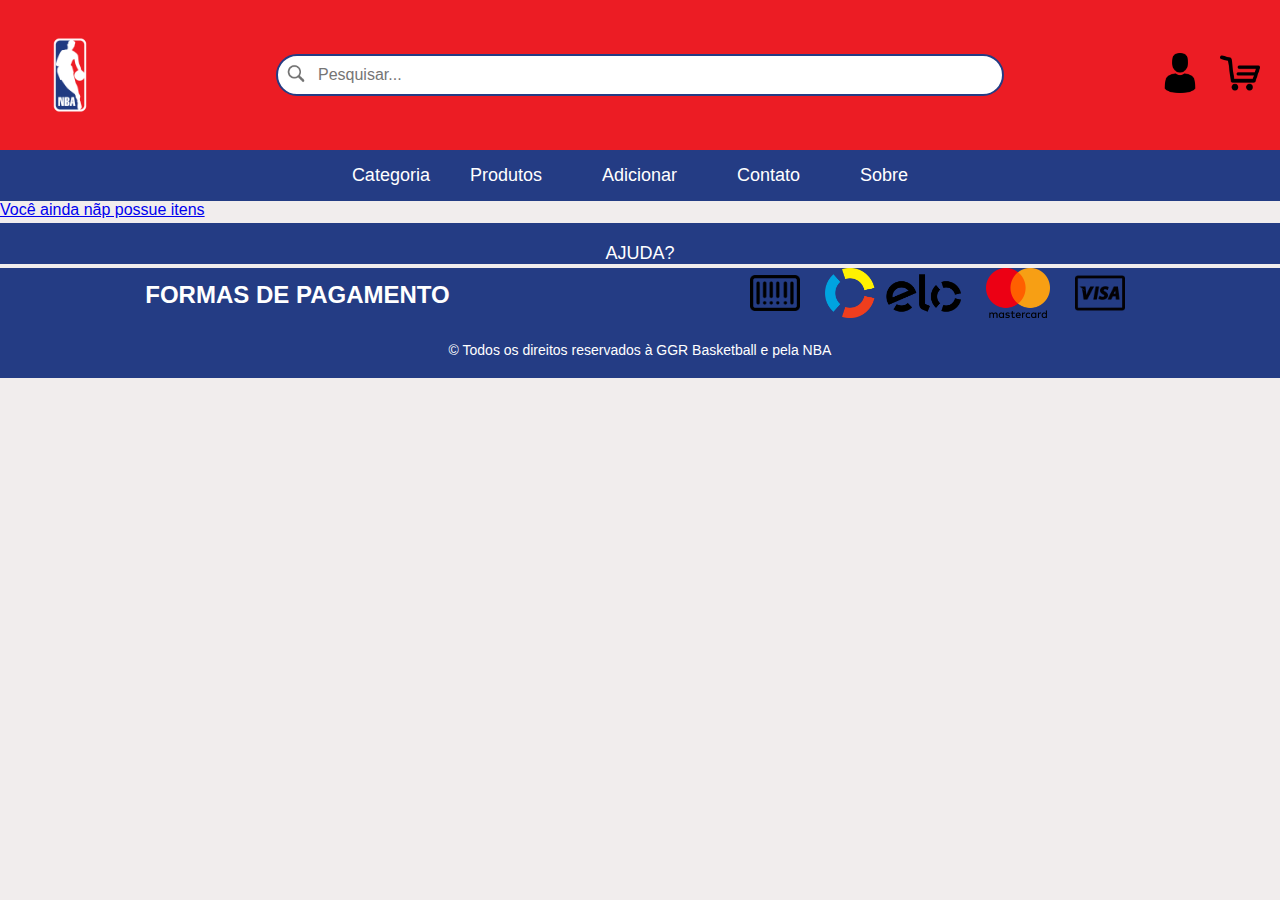
<file: adicionar.html>
<!DOCTYPE html>
<html lang="pt-BR">
<head>
    <meta charset="UTF-8">
    <meta name="viewport" content="width=device-width, initial-scale=1.0">
    <title>Adicionar Produto</title>
    <link rel="stylesheet" href="src/css/adicionar.css">
    <link rel="shortcut icon" href="public/favicon.ico" type="image/x-icon" />
    <link rel="stylesheet" href="https://cdnjs.cloudflare.com/ajax/libs/font-awesome/6.0.0-beta3/css/all.min.css">
    <style>
        .product-list {
            display: flex;
            flex-wrap: wrap;
            justify-content: space-around;
        }
        .product-item {
            border: 1px solid #ddd;
            border-radius: 4px;
            margin: 10px;
            padding: 20px;
            width: 200px;
            text-align: center;
        }
        .product-item img {
            max-width: 100%;
            height: auto;
        }
    </style>

</head>
<body>
    <header>
        <img id="img1" src="public/imgs/ggr.png" alt="Logo" />
        <div class="search-container">
            <form action="/search" method="GET">
                <input type="text" placeholder="Pesquisar..." name="search" />
                <button type="submit">
                    <img src="public/imgs/lupa.png" alt="Search Icon" class="search-icon" />
                </button>
            </form>
        </div>
        <div class="container">
            <div class="header-icons">
                <a href="login.html"><img src="public/imgs/login.png" alt="Login Icon" class="header-icon" /></a>
                <a href="carrinho.php"><img src="public/imgs/carrinho.png" alt="Cart Icon" class="header-icon" /></a>
            </div>
        </div>
    </header>
    <nav>
        
        <div class="inter-hb">
            <button class="button-hb dropdown">
              <span class="span-hb">Categoria</span>

              <!-- dropdown  -->
              <ul class="dropdown_menu dropdown_menu-1">
                <!-- itens do dropdown  -->
                <li class="dropdown_item-1 dd-input">
                  <a href="index4.php">Moletom</a>
                </li>
                <!-- <li class="dropdown_item-2 dd-input">
                  <a href="redacoes/2BII/#">2BII</a>
                </li> -->
                <li class="dropdown_item-3 dd-input">
                  <a href="index3.php">Camiseta</a>
                </li>
                <li class="dropdown_item-4 dd-input">
                  <a href="index1.php">Bolas</a>
                </li>
                <li class="dropdown_item-5 dd-input">
                  <a href="index2.php">Boné</a>
                </li>
              </ul>
            </button>
          </div>


        <a href="index.php">Produtos</a>
        <a href="adicionar.html">Adicionar</a>
        <a href="contato.html">Contato</a>
        <a href="sobre.html">Sobre</a>
    </nav>
    <section>
        <a href="cadastro-itens.html">Você ainda nãp possue itens</a>
        <div id="content-placeholder"></div>

    </main>
    <script>
        function mostrarProdutos() {
            const listaProdutos = document.getElementById('product-list');
            listaProdutos.innerHTML = ''; // Limpar lista atual

            // Recuperar produtos do localStorage
            const produtos = JSON.parse(localStorage.getItem('produtos') || '[]');

            // Exibir cada produto
            produtos.forEach(produto => {
                const item = document.createElement('div');
                item.className = 'product-item';
                item.innerHTML = `
                    <img src="${produto.imagem}" alt="${produto.nome}">
                    <h3>${produto.nome}</h3>
                    <p>${produto.descricao}</p>
                    <p><strong>R$ ${produto.preco}</strong></p>
                `;
                listaProdutos.appendChild(item);
            });
        }

        // Chamar a função para mostrar produtos quando a página for carregada
        document.addEventListener('DOMContentLoaded', mostrarProdutos);
    </script>
    </section>
    <footer>
        <a href="ajuda.html" class="help-link">AJUDA?</a>
        <div class="footer-content">
            <h2>FORMAS DE PAGAMENTO</h2>
            <div class="payment-methods">
                <img src="public/imgs/boleto.png" alt="Boleto" />
                <img src="public/imgs/elo.png" alt="Elo" />
                <img src="public/imgs/mastercard.png" alt="Mastercard" />
                <img src="public/imgs/visa.png" alt="Visa" />
            </div>
        </div>
        <div class="footer-bottom">
            <p>&copy; Todos os direitos reservados à GGR Basketball e pela NBA</p>
        </div>
    </footer>

</body>
</html>
</file>
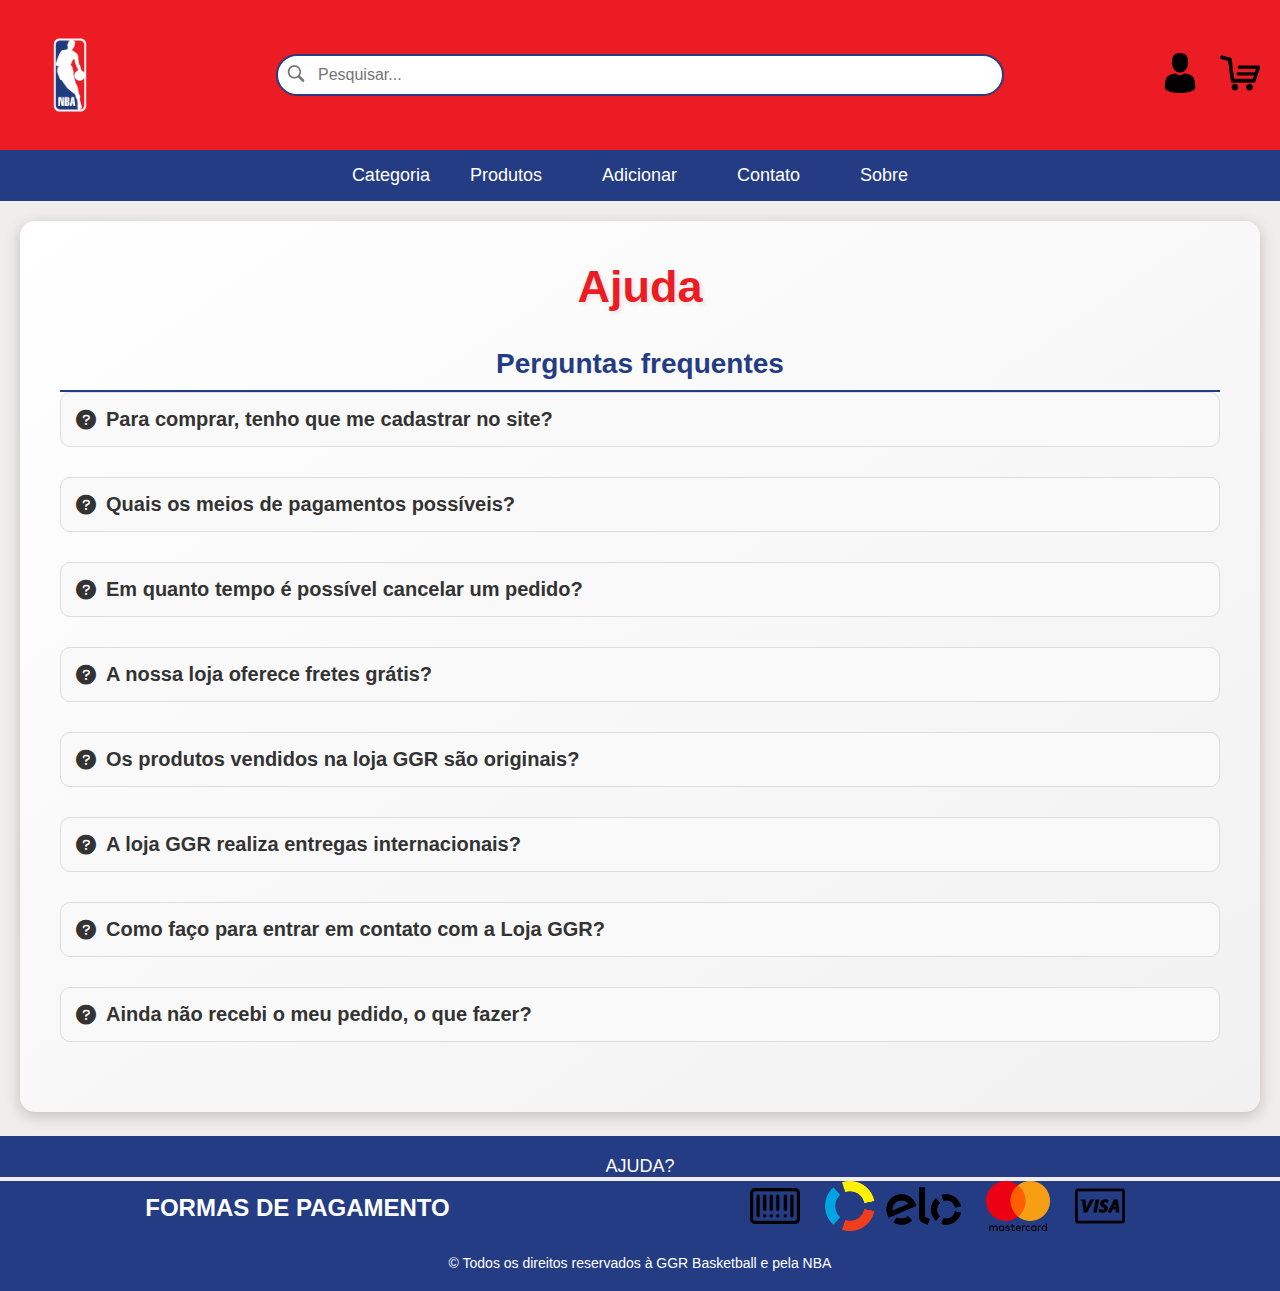
<file: ajuda.html>
<!DOCTYPE html>
<html lang="pt-BR">
<head>
    <meta charset="UTF-8">
    <meta name="viewport" content="width=device-width, initial-scale=1.0">
    <title>Página de Ajuda</title>
    <link rel="stylesheet" href="src/css/ajuda.css">
    <link rel="shortcut icon" href="public/favicon.ico" type="image/x-icon" />
    <link rel="stylesheet" href="https://cdnjs.cloudflare.com/ajax/libs/font-awesome/6.0.0-beta3/css/all.min.css">
</head>
<body>
    <header>
        <img id="img1" src="public/imgs/ggr.png" alt="Logo" />
        <div class="search-container">
          <form action="/search" method="GET">
            <input type="text" placeholder="Pesquisar..." name="search" />
            <button type="submit">
              <img src="public/imgs/lupa.png" alt="Search Icon" class="search-icon" />
            </button>
          </form>
        </div>
        <div class="container">
          <div class="header-icons">
            <a href="login.html"><img src="public/imgs/login.png" alt="Login Icon" class="header-icon" /></a>
            <a href="carrinho.php"><img src="public/imgs/carrinho.png" alt="Cart Icon" class="header-icon" /></a>
          </div>
        </div>
    </header>
    <nav>
        <div class="inter-hb">
            <button class="button-hb dropdown">
              <span class="span-hb">Categoria</span>

              <!-- dropdown  -->
              <ul class="dropdown_menu dropdown_menu-1">
                <!-- itens do dropdown  -->
                <li class="dropdown_item-1 dd-input">
                  <a href="redacoes/2AII/2AII.html">2AII</a>
                </li>
                <!-- <li class="dropdown_item-2 dd-input">
                  <a href="redacoes/2BII/#">2BII</a>
                </li> -->
                <li class="dropdown_item-3 dd-input">
                  <a href="sobre.html">2AA</a>
                </li>
                <li class="dropdown_item-4 dd-input">
                  <a href="sobre.html">2BA</a>
                </li>
                <li class="dropdown_item-5 dd-input">
                  <a href="sobre.html">2AB</a>
                </li>
              </ul>
            </button>
          </div>
          
        <a href="index.php">Produtos</a>
        <a href="adicionar.html">Adicionar</a>
        <a href="contato.html">Contato</a>
        <a href="sobre.html">Sobre</a>
    </nav>
    <section>
        <div class="ajuda">
            <h1>Ajuda</h1>
            <h2>Perguntas frequentes</h2>

            <div class="faq-item">
                <div class="question" onclick="toggleAnswer(this)">
                    <i class="fas fa-question-circle"></i> Para comprar, tenho que me cadastrar no site?
                </div>
                <div class="answer">Sim, é fundamental. Ter um cadastro em nossa loja permite que você faça os próximos pedidos de forma mais rápida e facilita o acompanhamento de suas compras on-line.</div>
            </div>
        
            <div class="faq-item">
                <div class="question" onclick="toggleAnswer(this)">
                    <i class="fas fa-question-circle"></i> Quais os meios de pagamentos possíveis?
                </div>
                <div class="answer">Você pode efetuar o pagamento das suas compras de duas maneiras:
                    <br><br>
                    Boleto Bancário: No boleto, você efetua o pagamento à vista. Imprima o documento e efetue o pagamento em qualquer agência bancária, Casa Lotérica ou pelo internet banking. Nós seremos notificados em até 72 horas, liberando então o seu pedido.
                    <br><br>
                    Cartão de Crédito: Optando pelo pagamento por cartão de crédito (Mastercard, Visa e Elo), entraremos em contato com sua administradora para obter autorização. Em seguida, seu pedido já estará confirmado e aprovado.
                </div>
            </div>
        
            <div class="faq-item">
                <div class="question" onclick="toggleAnswer(this)">
                    <i class="fas fa-question-circle"></i> Em quanto tempo é possível cancelar um pedido?
                </div>
                <div class="answer">O prazo para cancelar sua compra é de até 7 dias corridos após o recebimento do pedido.</div>
            </div>

            <div class="faq-item">
                <div class="question" onclick="toggleAnswer(this)">
                    <i class="fas fa-question-circle"></i> A nossa loja oferece fretes grátis?
                </div>
                <div class="answer">Sim, a nossa loja oferece fretes grátis para alguns produtos.</div>
            </div>

            <div class="faq-item">
                <div class="question" onclick="toggleAnswer(this)">
                    <i class="fas fa-question-circle"></i> Os produtos vendidos na loja GGR são originais?
                </div>
                <div class="answer">Todos os produtos comercializados pela Loja GGR são adquiridos diretamente dos fabricantes e seus distribuidores oficiais, garantindo plenamente a qualidade e a segurança de quem compra.</div>
            </div>

            <div class="faq-item">
                <div class="question" onclick="toggleAnswer(this)">
                    <i class="fas fa-question-circle"></i> A loja GGR realiza entregas internacionais?
                </div>
                <div class="answer">Não, trabalhamos unicamente em território brasileiro, porém planejamos nos expandir mais futuramente.</div>
            </div>

            <div class="faq-item">
                <div class="question" onclick="toggleAnswer(this)">
                    <i class="fas fa-question-circle"></i> Como faço para entrar em contato com a Loja GGR?
                </div>
                <div class="answer">Para entrar em contato conosco, basta acessar a página <a href="contato.html">CONTATO</a>, onde encontrará nossas redes para comunicação.</div>
            </div>

            <div class="faq-item">
                <div class="question" onclick="toggleAnswer(this)">
                    <i class="fas fa-question-circle"></i> Ainda não recebi o meu pedido, o que fazer?
                </div>
                <div class="answer">Pode relaxar que seu pedido vai chegar, a loja GGR não comete e nunca cometerá erros :D</div>
            </div>
        </div>
    </section>
    <footer>
        <a href="ajuda.html" class="help-link">AJUDA?</a>
        <div class="footer-content">
            <h2>FORMAS DE PAGAMENTO</h2>
            <div class="payment-methods">
                <img src="public/imgs/boleto.png" alt="Boleto" />
                <img src="public/imgs/elo.png" alt="Elo" />
                <img src="public/imgs/mastercard.png" alt="Mastercard" />
                <img src="public/imgs/visa.png" alt="Visa" />
            </div>
        </div>
        <div class="footer-bottom">
            <p>&copy; Todos os direitos reservados à GGR Basketball e pela NBA</p>
        </div>
    </footer>

    <script>
        function toggleAnswer(element) {
            var answer = element.nextElementSibling;
            if (answer.style.display === "none" || answer.style.display === "") {
                answer.style.display = "block";
            } else {
                answer.style.display = "none";
            }
        }
    </script>
</body>
</html>
</file>
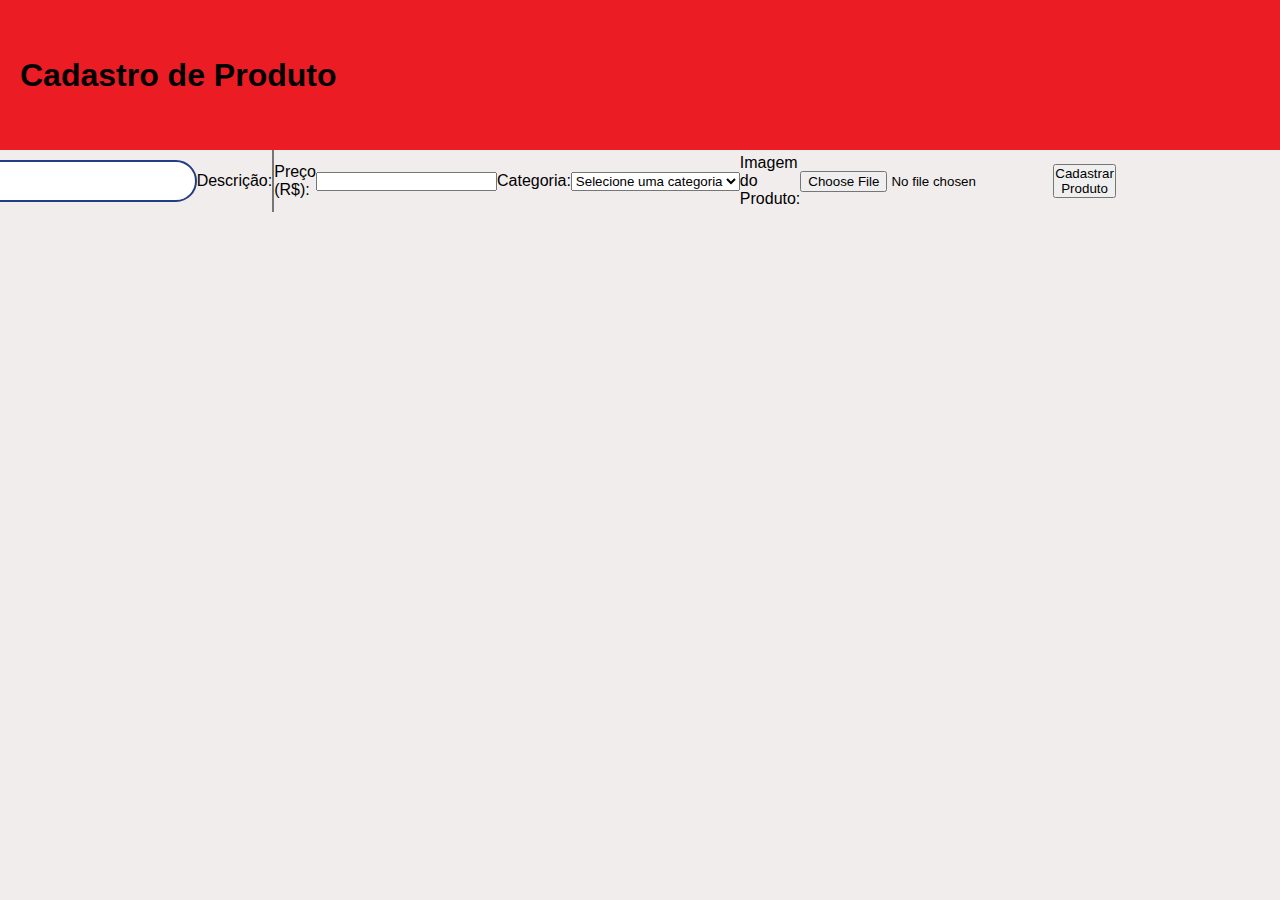
<file: cadastro-itens.html>
<!DOCTYPE html>
<html lang="pt-BR">
<head>
    <meta charset="UTF-8">
    <meta name="viewport" content="width=device-width, initial-scale=1.0">
    <title>Cadastro de Itens</title>
    <link rel="stylesheet" href="src/css/cadastro-itens.css">
</head>
<body>
    <header>
        <h1>Cadastro de Produto</h1>
    </header>
    <main>
        <form id="product-form">
            <label for="product-name">Nome do Produto:</label>
            <input type="text" id="product-name" name="product-name" required>

            <label for="product-description">Descrição:</label>
            <textarea id="product-description" name="product-description" rows="4" required></textarea>

            <label for="product-price">Preço (R$):</label>
            <input type="number" id="product-price" name="product-price" step="0.01" required>

            <label for="product-category">Categoria:</label>
            <select id="product-category" name="product-category" required>
                <option value="">Selecione uma categoria</option>
                <option value="bolas">Bolas</option>
                <option value="camisa">Camisa</option>
                <option value="camiseta">Camiseta</option>
                <option value="bone">Boné</option>
            </select>

            <label for="product-image">Imagem do Produto:</label>
            <input type="file" id="product-image" name="product-image" accept="image/*" required>

            <button type="submit">Cadastrar Produto</button>
        </form>
    </main>
    <script>
        document.getElementById('product-form').addEventListener('submit', function(event) {
            event.preventDefault();

            // Coletar dados do formulário
            const name = document.getElementById('product-name').value;
            const description = document.getElementById('product-description').value;
            const price = document.getElementById('product-price').value;
            const category = document.getElementById('product-category').value;
            const image = document.getElementById('product-image').files[0];

            // Criar objeto de produto
            const reader = new FileReader();
            reader.onload = function(e) {
                const product = {
                    nome: name,
                    descricao: description,
                    preco: price,
                    categoria: category,
                    imagem: e.target.result // Base64 da imagem
                };

                // Recuperar produtos existentes do localStorage
                const produtos = JSON.parse(localStorage.getItem('produtos') || '[]');

                // Adicionar novo produto à lista
                produtos.push(product);

                // Salvar lista atualizada no localStorage
                localStorage.setItem('produtos', JSON.stringify(produtos));

                // Limpar formulário
                document.getElementById('product-form').reset();

                alert('Produto cadastrado com sucesso!');
            };
            reader.readAsDataURL(image);
        });
    </script>
</body>
</html>
</file>
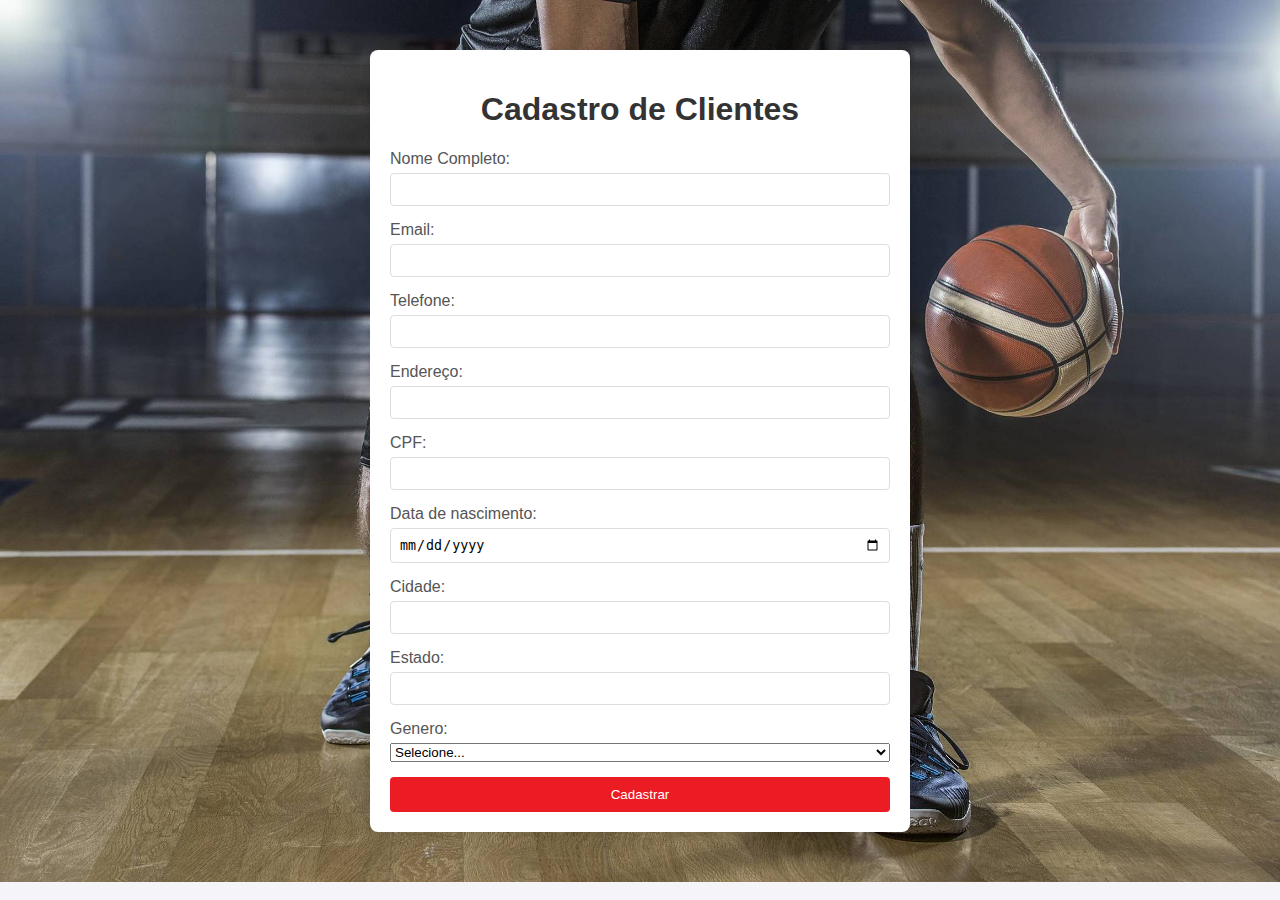
<file: cadastro.html>
<!DOCTYPE html>
<html lang="pt-BR">
  <head>
    <meta charset="UTF-8" />
    <meta name="viewport" content="width=device-width, initial-scale=1.0" />
    <link rel="stylesheet" href="src/css/cadastro.css" />
    <link rel="shortcut icon" href="public/favicon.ico" type="image/x-icon" />
    <title>Cadastro de Clientes</title>
  </head>
  <body>
    <div class="container">
      <h1>Cadastro de Clientes</h1>
      <form id="cadastroForm">
        <label for="nome">Nome Completo:</label>
        <input type="text" id="nome" name="nome" required />

        <label for="email">Email:</label>
        <input type="email" id="email" name="email" required />

        <label for="telefone">Telefone:</label>
        <input type="tel" id="telefone" name="telefone" required />

        <label for="endereco">Endereço:</label>
        <input type="text" id="endereco" name="endereco" required />

        <label for="CPF">CPF:</label>
        <input type="text" id="CPF" name="CPF" required />

        <label for="data de nascimento">Data de nascimento:</label>
        <input
          type="date"
          id="data de nascimento"
          name="data de nascimento"
          required
        />

        <label for="cidade">Cidade:</label>
        <input type="text" id="cidade" name="cidade" required />

        <label for="estado">Estado:</label>
        <input type="text" id="estado" name="estado" required />

        <label for="genero">Genero:</label>
        <select id="genero" name="genero">
          <option value="">Selecione...</option>
          <option value="masculino">Masculino</option>
          <option value="feminino">Feminino</option>
          <option value="outro">Outro</option>
        </select>

        <button type="submit">Cadastrar</button>
      </form>
    </div>
  </body>
</html>
</file>
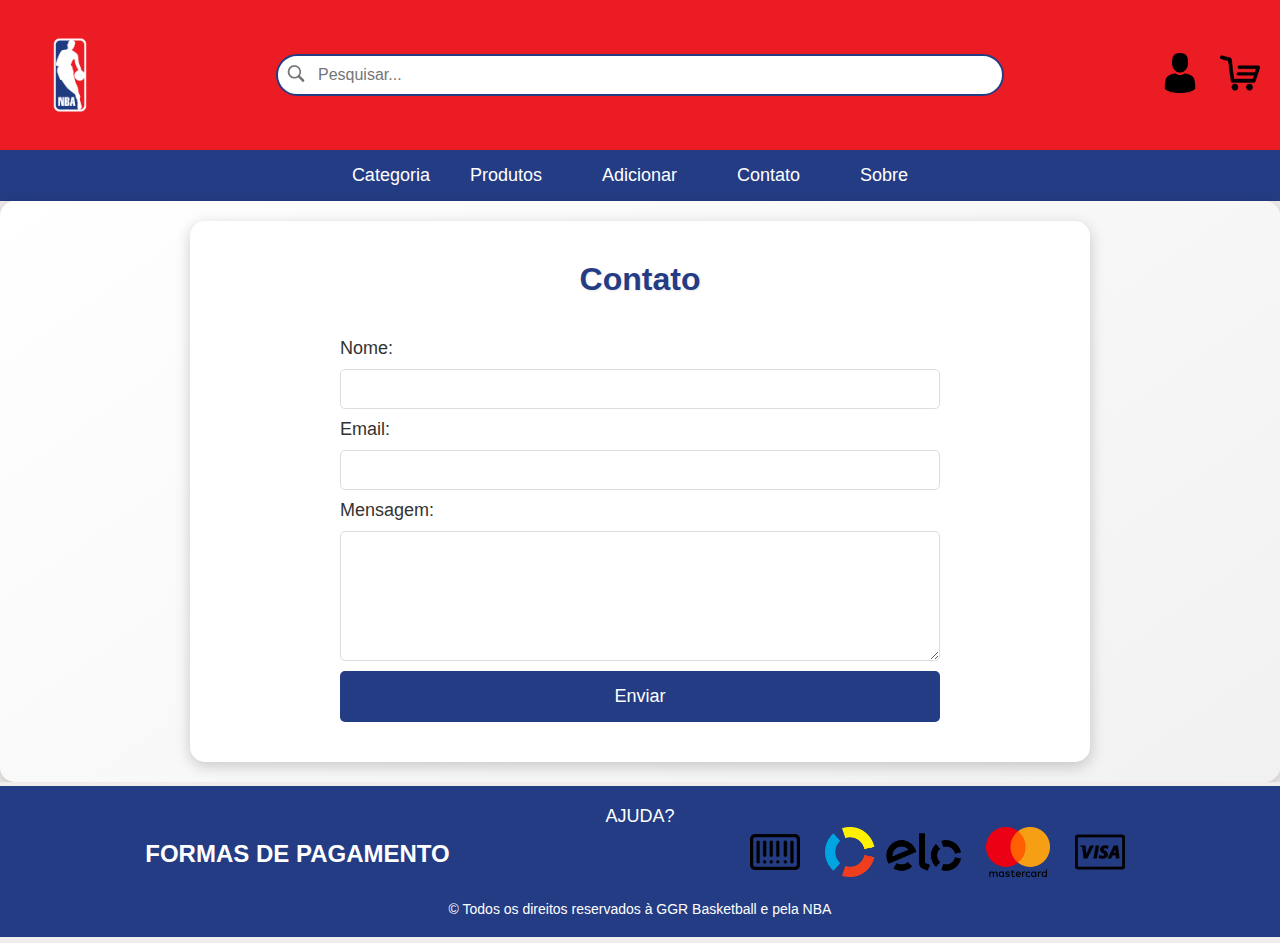
<file: contato.html>
<!DOCTYPE html>
<html lang="pt-BR">
<head>
    <meta charset="UTF-8">
    <meta name="viewport" content="width=device-width, initial-scale=1.0">
    <title>Contato - GGR Basketball</title>
    <link rel="stylesheet" href="src/css/contato.css">
    <link rel="shortcut icon" href="public/favicon.ico" type="image/x-icon" />
    <link rel="stylesheet" href="https://cdnjs.cloudflare.com/ajax/libs/font-awesome/6.0.0-beta3/css/all.min.css">
</head>
<body>
    <header>
        <img id="img1" src="public/imgs/ggr.png" alt="Logo" />
        <div class="search-container">
          <form action="/search" method="GET">
            <input type="text" placeholder="Pesquisar..." name="search" />
            <button type="submit">
              <img src="public/imgs/lupa.png" alt="Search Icon" class="search-icon" />
            </button>
          </form>
        </div>
        <div class="container">
          <div class="header-icons">
            <a href="login.html"><img src="public/imgs/login.png" alt="Login Icon" class="header-icon" /></a>
            <a href="carrinho.php"><img src="public/imgs/carrinho.png" alt="Cart Icon" class="header-icon" /></a>
          </div>
        </div>
    </header>
    <nav>
      <div class="inter-hb">
        <button class="button-hb dropdown">
          <span class="span-hb">Categoria</span>

          <ul class="dropdown_menu dropdown_menu-1">
            <li class="dropdown_item-1 dd-input">
              <a href="index4.php">Moletom</a>
            </li>
            <li class="dropdown_item-3 dd-input">
              <a href="index3.php">Camiseta</a>
            </li>
            <li class="dropdown_item-4 dd-input">
              <a href="index1.php">Bolas</a>
            </li>
            <li class="dropdown_item-5 dd-input">
              <a href="index2.php">Boné</a>
            </li>
          </ul>
        </button>
      </div>

          
        <a href="index.php">Produtos</a>
        <a href="adicionar.html">Adicionar</a>
        <a href="contato.html">Contato</a>
        <a href="sobre.html">Sobre</a>
    </nav>
    <section>
        <div class="contact-container">
            <h1>Contato</h1>
            <form action="/enviar-mensagem" method="POST">
                <div class="form-group">
                    <label for="name">Nome:</label>
                    <input type="text" id="name" name="name" required>
        
                    <label for="email">Email:</label>
                    <input type="email" id="email" name="email" required>
               
                    <label for="message">Mensagem:</label>
                    <textarea id="message" name="message" rows="6" required></textarea>
                
                    <button type="submit">Enviar</button>
                </div>
            </form>
        </div>
    </section>
    <footer>
        <a href="ajuda.html" class="help-link">AJUDA?</a>
        <div class="footer-content">
            <h2>FORMAS DE PAGAMENTO</h2>
            <div class="payment-methods">
                <img src="public/imgs/boleto.png" alt="Boleto" />
                <img src="public/imgs/elo.png" alt="Elo" />
                <img src="public/imgs/mastercard.png" alt="Mastercard" />
                <img src="public/imgs/visa.png" alt="Visa" />
            </div>
        </div>
        <div class="footer-bottom">
            <p>&copy; Todos os direitos reservados à GGR Basketball e pela NBA</p>
        </div>
    </footer>
</body>
</html>
</file>
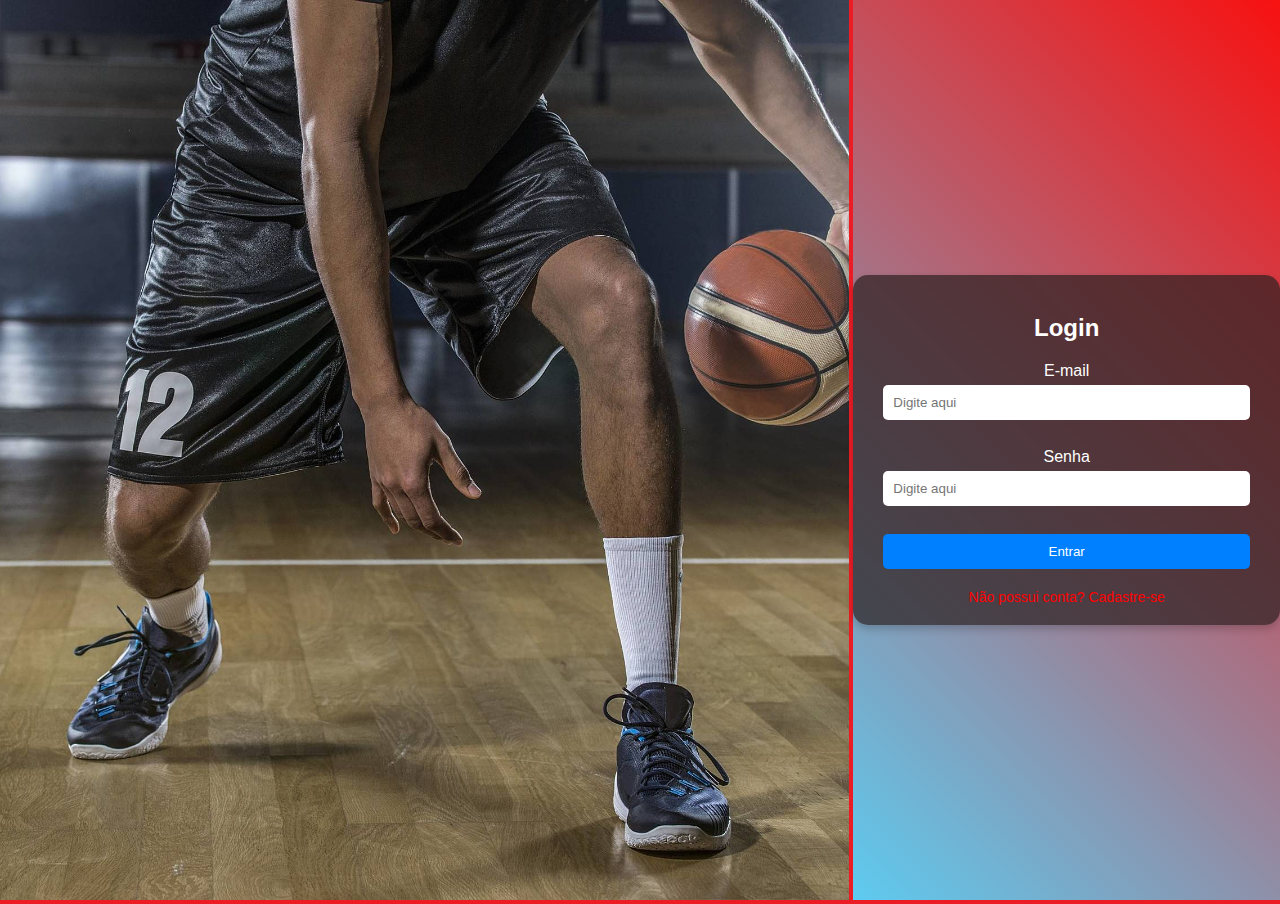
<file: login.html>
<!DOCTYPE html>
<html lang="en">
  <head>
    <meta charset="UTF-8" />
    <meta name="viewport" content="width=device-width, initial-scale=1.0" />
    <title>Tela de Login</title>
    <link rel="stylesheet" href="src/css/login.css" />
  </head>
  <body>
    <div class="box">
      <img id="tela" src="public/imgs/imagibaska.jpeg" alt="Imagem de fundo" />
    </div>
    <aside>
      <div class="box2">
        <h2>Login</h2>
        <form action="logado.php" method="get">
          <label for="email">E-mail</label>
          <input type="text" id="email" placeholder="Digite aqui" required />
          <br /><br />
          <label for="senha">Senha</label>
          <input
            type="password"
            id="senha"
            placeholder="Digite aqui"
            required
          />
          <br /><br />
          <div class="botao">
            <input type="submit" value="Entrar" />
          </div>
          <div class="cadastro">
            <a href="telacadastro.php">Não possui conta? Cadastre-se</a>
          </div>
        </form>
      </div>
    </aside>
  </body>
</html>
</file>
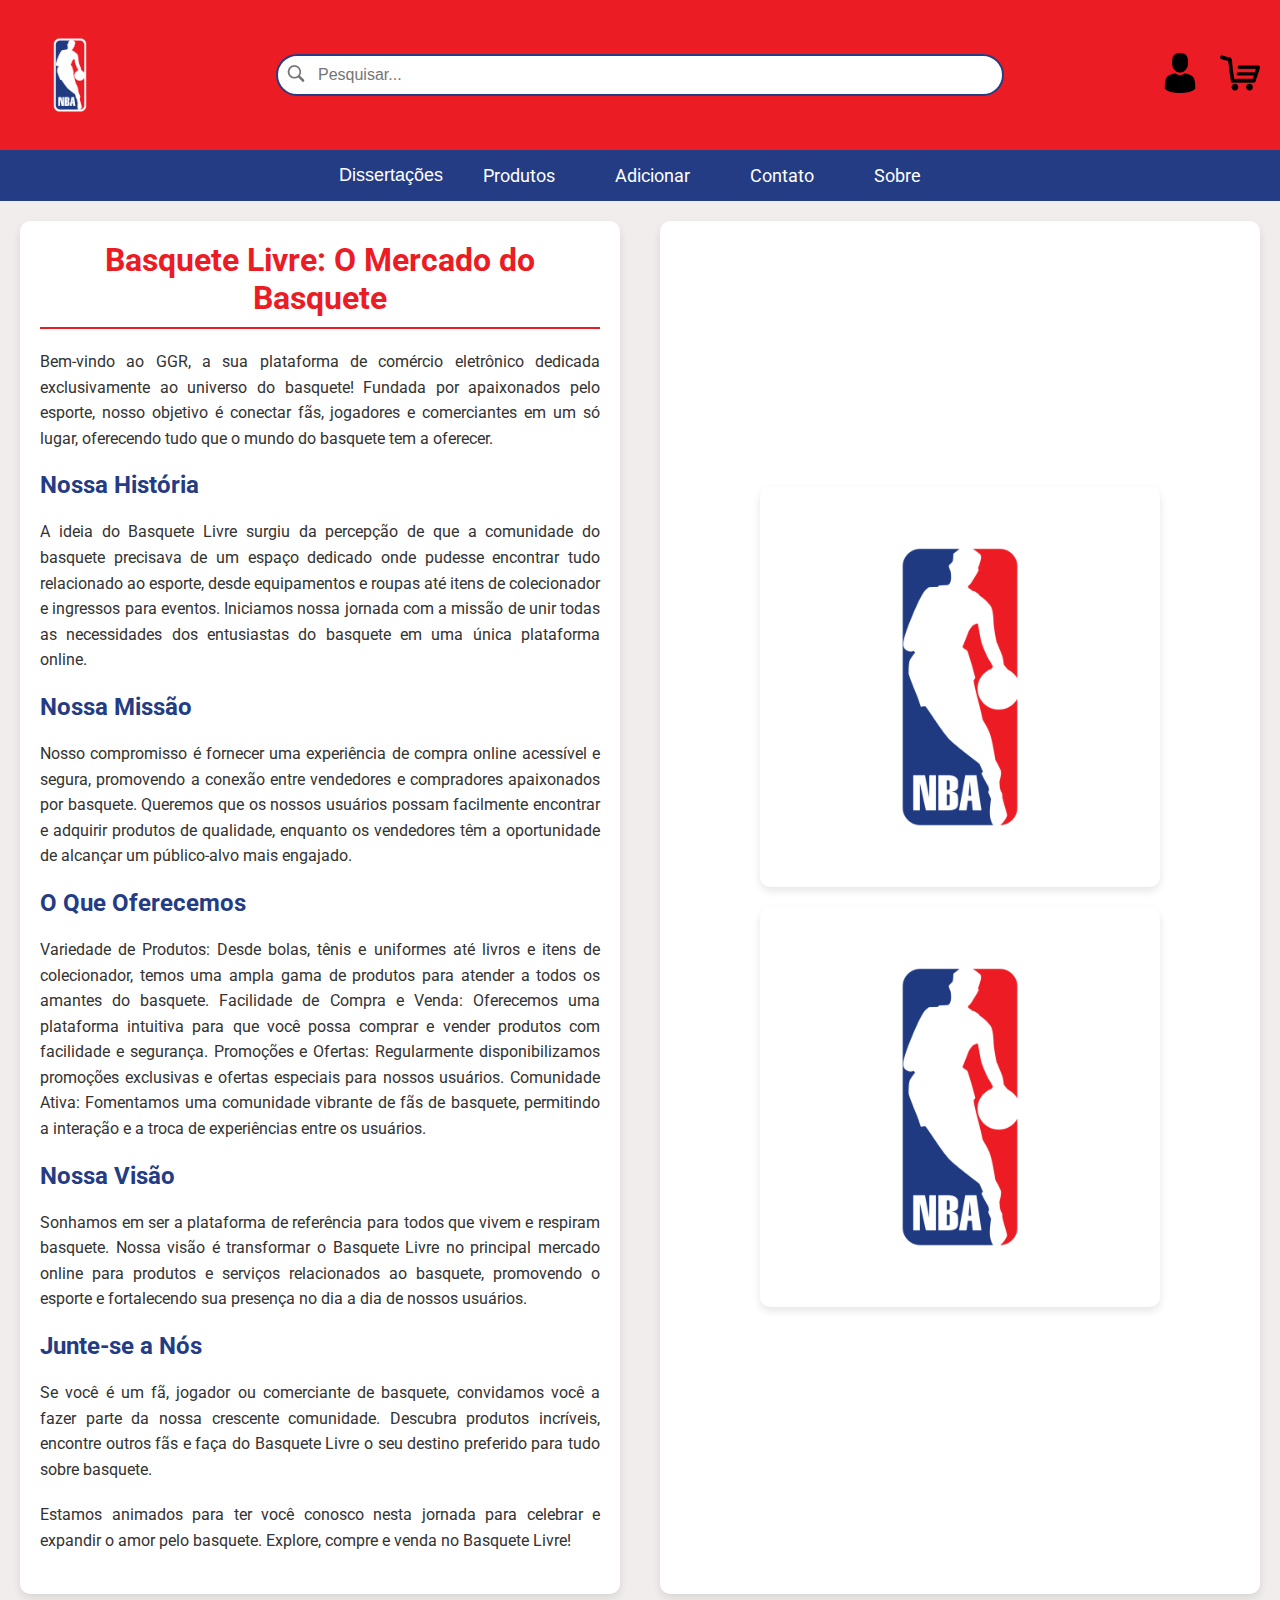
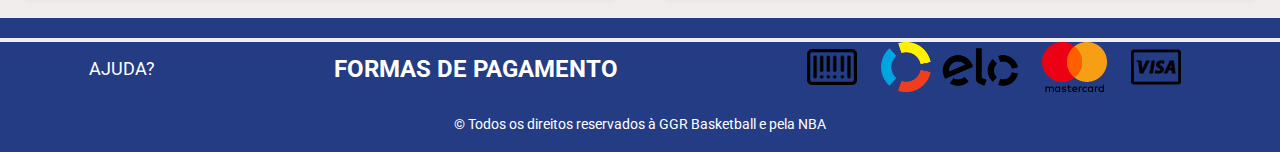
<file: sobre.html>
<!DOCTYPE html>
<html lang="en">
  <head>
    <meta charset="UTF-8" />
    <meta name="viewport" content="width=device-width, initial-scale=1.0" />
    <title>Nba Store | Sobre</title>
    <link
      href="https://fonts.googleapis.com/css2?family=Roboto:wght@400;700&display=swap"
      rel="stylesheet"
    />
    <link rel="shortcut icon" href="public/favicon.ico" type="image/x-icon" />
    <link rel="stylesheet" href="src/css/sobre.css" />
  </head>
  <body>
    <header>
      <img id="img1" src="public/imgs/ggr.png" alt="Logo" />
      <div class="search-container">
        <form action="/search" method="GET">
          <input type="text" placeholder="Pesquisar..." name="search" />
          <button type="submit">
            <img
              src="public/imgs/lupa.png"
              alt="Search Icon"
              class="search-icon"
            />
          </button>
        </form>
      </div>
      <div class="container">
        <div class="header-icons">
          <a href="login.html"
            ><img
              src="public/imgs/login.png"
              alt="Login Icon"
              class="header-icon"
          /></a>
          <a href="carrinho.php"
            ><img
              src="public/imgs/carrinho.png"
              alt="Cart Icon"
              class="header-icon"
          /></a>
        </div>
      </div>
    </header>

    <nav>

      <div class="inter-hb">
        <button class="button-hb dropdown">
          <span class="span-hb">Dissertações</span>

          <!-- dropdown  -->
          <ul class="dropdown_menu dropdown_menu-1">
            <!-- itens do dropdown  -->
            <li class="dropdown_item-1 dd-input">
              <a href="redacoes/2AII/2AII.html">2AII</a>
            </li>
            <!-- <li class="dropdown_item-2 dd-input">
              <a href="redacoes/2BII/#">2BII</a>
            </li> -->
            <li class="dropdown_item-3 dd-input">
              <a href="sobre.html">2AA</a>
            </li>
            <li class="dropdown_item-4 dd-input">
              <a href="sobre.html">2BA</a>
            </li>
            <li class="dropdown_item-5 dd-input">
              <a href="sobre.html">2AB</a>
            </li>
          </ul>
        </button>
      </div>
      
      <a href="index.php">Produtos</a>
      <a href="adicionar.html">Adicionar</a>
      <a href="contato.html">Contato</a>
      <a href="sobre.html">Sobre</a>
    </nav>

    <section>
      <div class="sobre">
        <h1>Basquete Livre: O Mercado do Basquete</h1>
        <p>
          Bem-vindo ao GGR, a sua plataforma de comércio eletrônico dedicada
          exclusivamente ao universo do basquete! Fundada por apaixonados pelo
          esporte, nosso objetivo é conectar fãs, jogadores e comerciantes em um
          só lugar, oferecendo tudo que o mundo do basquete tem a oferecer.
        </p>

        <h3>Nossa História</h3>
        <p>
          A ideia do Basquete Livre surgiu da percepção de que a comunidade do
          basquete precisava de um espaço dedicado onde pudesse encontrar tudo
          relacionado ao esporte, desde equipamentos e roupas até itens de
          colecionador e ingressos para eventos. Iniciamos nossa jornada com a
          missão de unir todas as necessidades dos entusiastas do basquete em
          uma única plataforma online.
        </p>

        <h3>Nossa Missão</h3>
        <p>
          Nosso compromisso é fornecer uma experiência de compra online
          acessível e segura, promovendo a conexão entre vendedores e
          compradores apaixonados por basquete. Queremos que os nossos usuários
          possam facilmente encontrar e adquirir produtos de qualidade, enquanto
          os vendedores têm a oportunidade de alcançar um público-alvo mais
          engajado.
        </p>

        <h3>O Que Oferecemos</h3>
        <p>
          Variedade de Produtos: Desde bolas, tênis e uniformes até livros e
          itens de colecionador, temos uma ampla gama de produtos para atender a
          todos os amantes do basquete. Facilidade de Compra e Venda: Oferecemos
          uma plataforma intuitiva para que você possa comprar e vender produtos
          com facilidade e segurança. Promoções e Ofertas: Regularmente
          disponibilizamos promoções exclusivas e ofertas especiais para nossos
          usuários. Comunidade Ativa: Fomentamos uma comunidade vibrante de fãs
          de basquete, permitindo a interação e a troca de experiências entre os
          usuários.
        </p>

        <h3>Nossa Visão</h3>
        <p>
          Sonhamos em ser a plataforma de referência para todos que vivem e
          respiram basquete. Nossa visão é transformar o Basquete Livre no
          principal mercado online para produtos e serviços relacionados ao
          basquete, promovendo o esporte e fortalecendo sua presença no dia a
          dia de nossos usuários.
        </p>

        <h3>Junte-se a Nós</h3>
        <p>
          Se você é um fã, jogador ou comerciante de basquete, convidamos você a
          fazer parte da nossa crescente comunidade. Descubra produtos
          incríveis, encontre outros fãs e faça do Basquete Livre o seu destino
          preferido para tudo sobre basquete.
        </p>

        <p>
          Estamos animados para ter você conosco nesta jornada para celebrar e
          expandir o amor pelo basquete. Explore, compre e venda no Basquete
          Livre!
        </p>
      </div>
    </section>

    <aside>
      <div class="imagens">
        <img src="public/imgs/ggr.png" alt="Imagem 1" />
        <img src="public/imgs/ggr.png" alt="Imagem 2" />
      </div>
    </aside>

    <footer>
      <div class="footer-content">
        <a href="ajuda.html" class="help-link">AJUDA?</a>
        <h2>FORMAS DE PAGAMENTO</h2>
        <div class="payment-methods">
          <img src="public/imgs/boleto.png" alt="Boleto" />
          <img src="public/imgs/elo.png" alt="Elo" />
          <img src="public/imgs/mastercard.png" alt="Mastercard" />
          <img src="public/imgs/visa.png" alt="Visa" />
        </div>
      </div>
      <div class="footer-bottom">
        <p>&copy; Todos os direitos reservados à GGR Basketball e pela NBA</p>
      </div>
    </footer>
  </body>
</html>
</file>
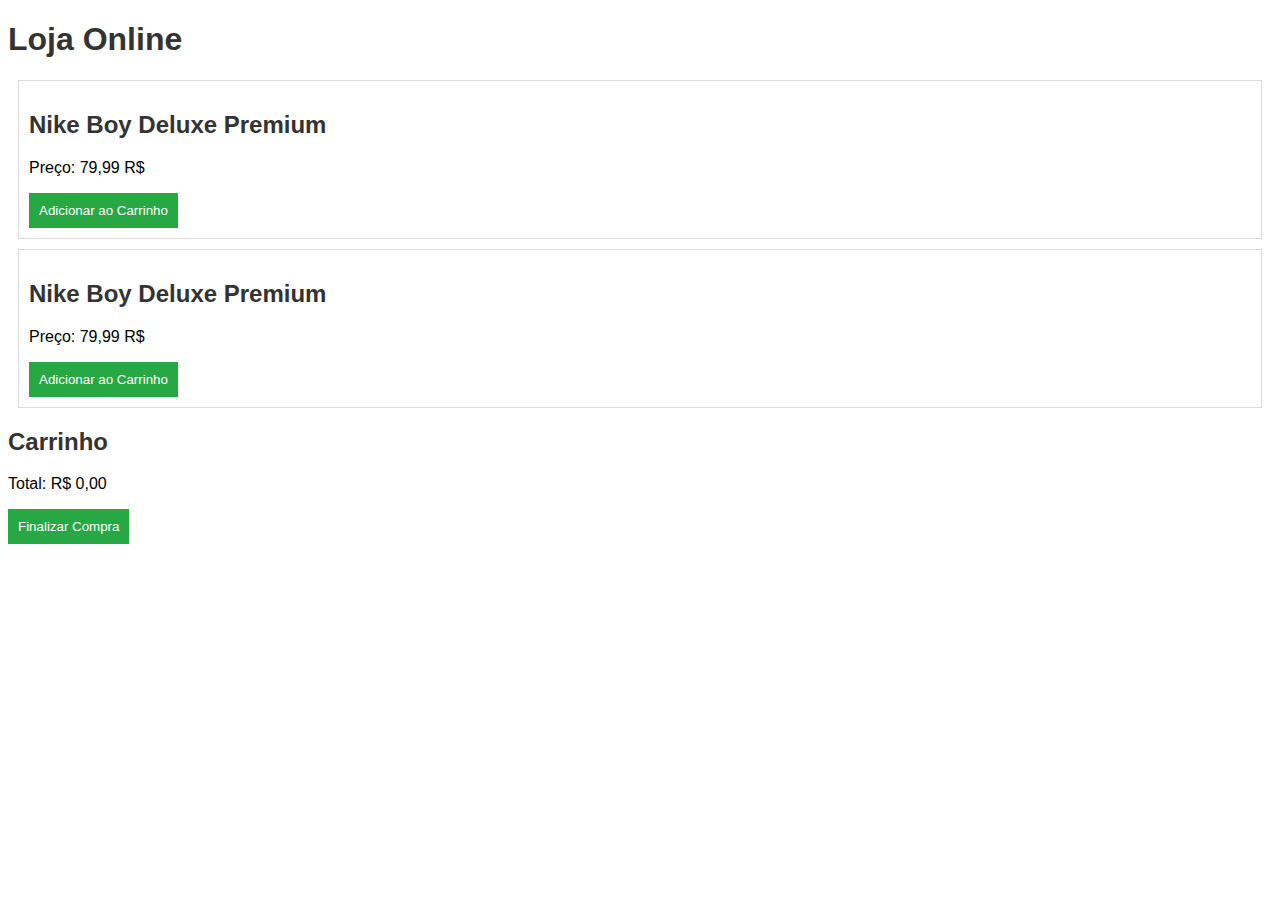
<file: site-fabo/carrinho.html>
<!DOCTYPE html>
<html lang="pt-BR">
<head>
    <meta charset="UTF-8">
    <meta name="viewport" content="width=device-width, initial-scale=1.0">
    <title>Loja Online</title>
    <link rel="stylesheet" href="carrinho.css">
</head>
<body>
    <h1>Loja Online</h1>
    <div id="products">
        <div class="product">
            <h2>Nike Boy Deluxe Premium</h2>
            <p>Preço: 79,99 R$</p>
            <button onclick="addToCart('Produto 1', 100)">Adicionar ao Carrinho</button>
            </div>
        </div>
        <div class="product">
            <h2>Nike Boy Deluxe Premium</h2>
            <p>Preço: 79,99 R$</p>
            <button onclick="addToCart('Produto 2', 200)">Adicionar ao Carrinho</button>
        </div>
    </div>
    <div id="cart">
        <h2>Carrinho</h2>
        <ul id="cart-items"></ul>
        <p id="total-price">Total: R$ 0,00</p>
        <button onclick="checkout()">Finalizar Compra</button>
    </div>
    <script src="carrinho.js"></script>
</body>
</html>
</file>
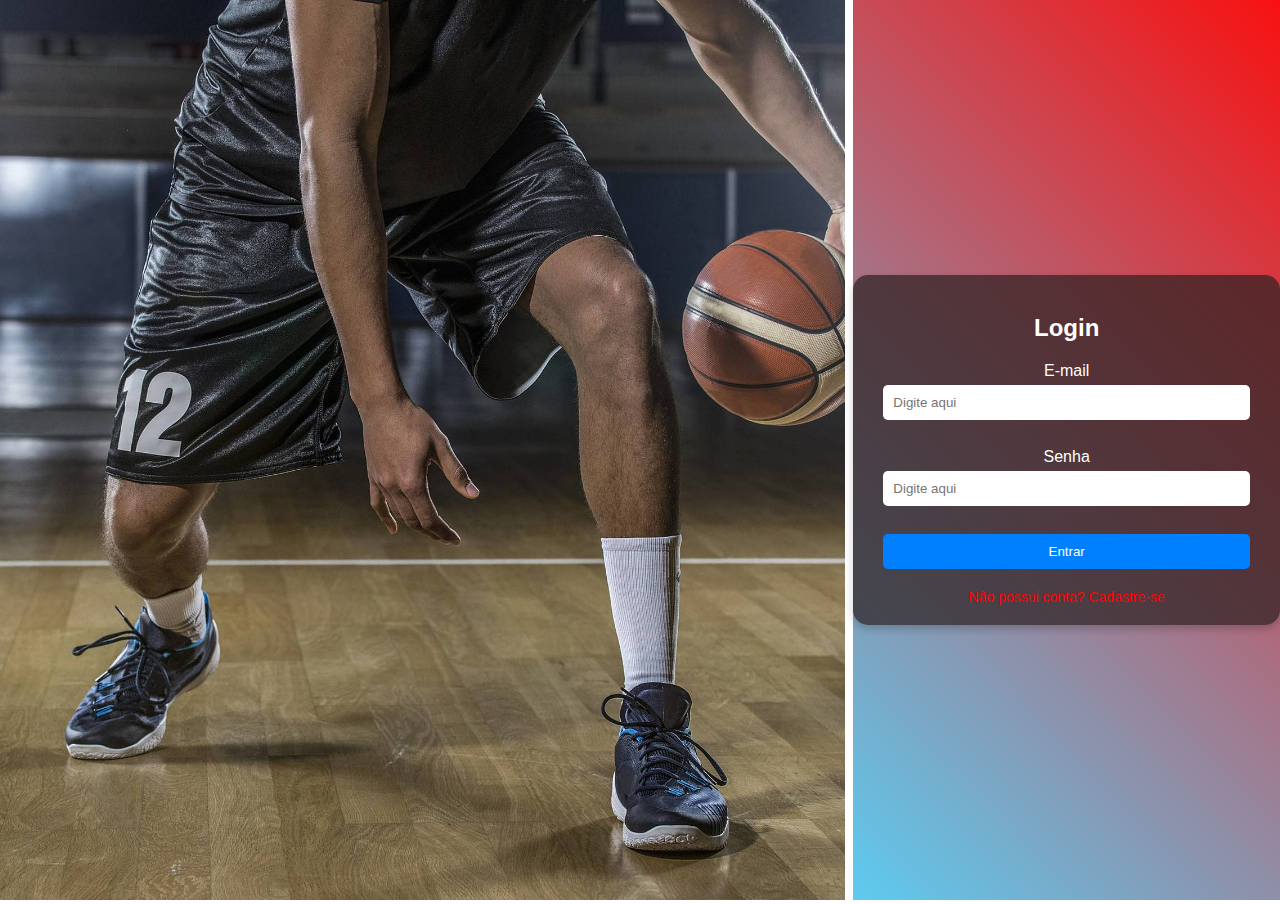
<file: site-fabo/login.html>
<!DOCTYPE html>
<html lang="en">
<head>
    <meta charset="UTF-8">
    <meta name="viewport" content="width=device-width, initial-scale=1.0">
    <title>Tela de Login</title>
    <link rel="stylesheet" href="login.css">
</head>
<body>
    <div class="box">
        <img id="tela" src="imagibaska.jpeg" alt="Imagem de fundo">
    </div>
    <aside>
      <div class="box2">
        <h2>Login</h2>
        <form action="logado.php" method="get">
          <label for="email">E-mail</label>
          <input type="text" id="email" placeholder="Digite aqui" required>
          <br><br>
          <label for="senha">Senha</label>
          <input type="password" id="senha" placeholder="Digite aqui" required>
          <br><br>
          <div class="botao">
            <input type="submit" value="Entrar">
          </div>
          <div class="cadastro">
            <a href="telacadastro.php">Não possui conta? Cadastre-se</a>
          </div>
        </form>
      </div>
    </aside>
</body>
</html>
</file>
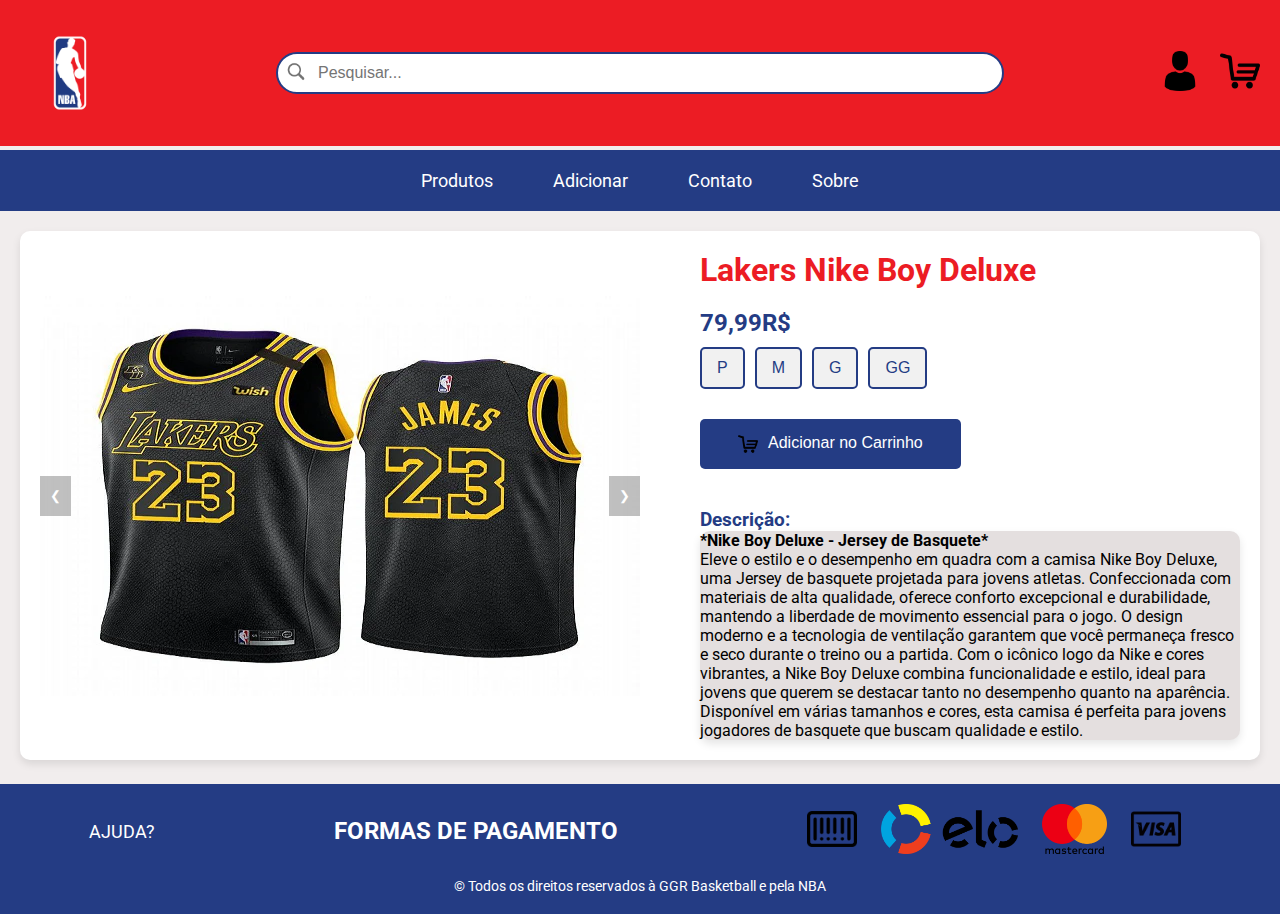
<file: site-fabo/pagina-de-compra.html>
<!DOCTYPE html>
<html lang="en">
<head>
    <meta charset="UTF-8">
    <meta name="viewport" content="width=device-width, initial-scale=1.0">
    <title>Document</title>
    <link href="https://fonts.googleapis.com/css2?family=Roboto:wght@400;700&display=swap" rel="stylesheet">
    <link rel="stylesheet" href="pagina-de-compra.css">
</head>
<body>
    <header>
        <img id="img1" src="ggr.png" alt="Logo">
        <div class="search-container">
            <form action="/search" method="GET">
                <input type="text" placeholder="Pesquisar..." name="search">
                <button type="submit">
                    <img src="lupa.png" alt="Search Icon" class="search-icon">
                </button>
            </form>
        </div>
        <div class="container">
            <div class="header-icons">
                <a href="login.html"><img src="login.png" alt="Login Icon" class="header-icon"></a>
                <a href="/cart"><img src="carrinho.png" alt="Cart Icon" class="header-icon"></a>
            </div>
        </div>
    </header>

    <nav>
        <a href="index.html">Produtos</a>
        <a href="#">Adicionar</a>
        <a href="#">Contato</a>
        <a href="sobre.html">Sobre</a>
    </nav>

    <section>
        <div class="carousel-container">
            <div class="carousel-slide">
                <div class="imagem1">
                    <img src="camiseta.png" alt="Imagem 1">
                </div>
    
                <div class="imagem2">
                    <img src="camiseta2.png" alt="Imagem 2">
                </div>
    
                <div class="imagem3">
                    <img src="camiseta3.png" alt="Imagem 3">
                </div>
            </div>
            <div class="botao">
                <button class="prev" onclick="moveSlide(-1)">&#10094;</button>
                <button class="next" onclick="moveSlide(1)">&#10095;</button>
            </div>
        </div>
        
        <div class="produto-info">
            <h1>Lakers Nike Boy Deluxe</h1>
            <h2>79,99R$</h2>
            <div class="tamanhos">
                <button class="size-btn" data-size="P">P</button>
                <button class="size-btn" data-size="M">M</button>
                <button class="size-btn" data-size="G">G</button>
                <button class="size-btn" data-size="GG">GG</button>
            </div>
            <div class="butao">
                <button type="button" class="btn-carrinho"><img src="carrinho.png" alt="">Adicionar no Carrinho</button>
            </div>

            <h3>Descrição:</h3>
            
            <div class="texto">
            <h4>*Nike Boy Deluxe - Jersey de Basquete*</h4>
            <p>
            Eleve o estilo e o desempenho em quadra com a camisa Nike Boy Deluxe, uma Jersey de basquete projetada para jovens atletas. Confeccionada com materiais de alta qualidade, oferece conforto excepcional e durabilidade, mantendo a liberdade de movimento essencial para o jogo. O design moderno e a tecnologia de ventilação garantem que você permaneça fresco e seco durante o treino ou a partida. Com o icônico logo da Nike e cores vibrantes, a Nike Boy Deluxe combina funcionalidade e estilo, ideal para jovens que querem se destacar tanto no desempenho quanto na aparência. Disponível em várias tamanhos e cores, esta camisa é perfeita para jovens jogadores de basquete que buscam qualidade e estilo.</p>
            </div>
            </div>
         </section>
    <aside>
        
    </aside>

    <footer>
        <div class="footer-content">
            <a href="#" class="help-link">AJUDA?</a>
            <h2>FORMAS DE PAGAMENTO</h2>
            <div class="payment-methods">
                <img src="boleto.png" alt="Boleto">
                <img src="elo.png" alt="Elo">
                <img src="mastercard.png" alt="Mastercard">
                <img src="visa.png" alt="Visa">
            </div>
        </div>
        <div class="footer-bottom">
            <p>&copy; Todos os direitos reservados à GGR Basketball e pela NBA</p>
        </div>
    </footer>

    <script>
      window.va = window.va || function () { (window.vaq = window.vaq || []).push(arguments); };
    </script>
    <script defer src="script.js"></script>
</body>
</html>
</file>
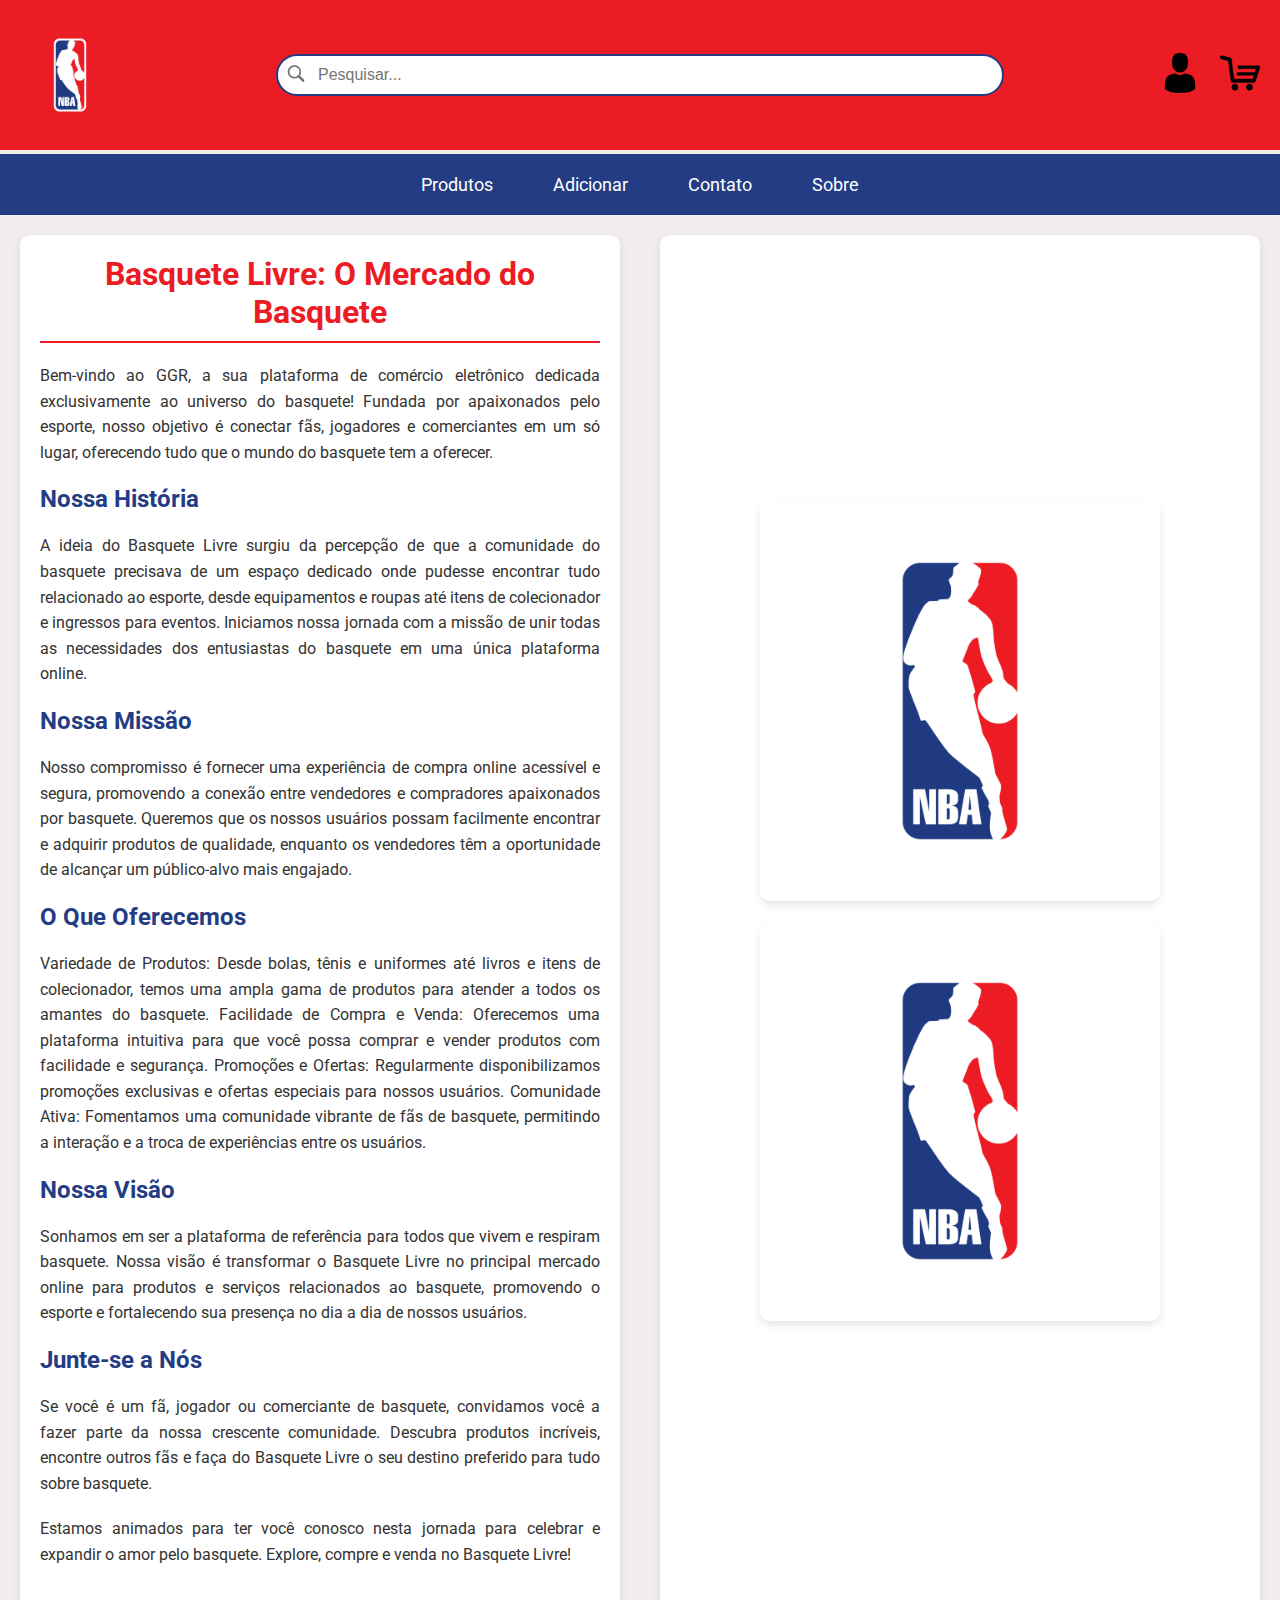
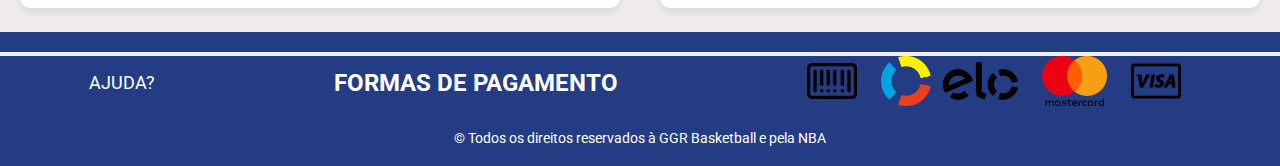
<file: site-fabo/sobre.html>
<!DOCTYPE html>
<html lang="en">
<head>
    <meta charset="UTF-8">
    <meta name="viewport" content="width=device-width, initial-scale=1.0">
    <title>Document</title>
    <link href="https://fonts.googleapis.com/css2?family=Roboto:wght@400;700&display=swap" rel="stylesheet">
    <link rel="stylesheet" href="sobre.css">
</head>
<body>
    <header>
        <img id="img1" src="ggr.png" alt="Logo">
        <div class="search-container">
            <form action="/search" method="GET">
                <input type="text" placeholder="Pesquisar..." name="search">
                <button type="submit">
                    <img src="lupa.png" alt="Search Icon" class="search-icon">
                </button>
            </form>
        </div>
        <div class="container">
            <div class="header-icons">
                <a href="login.html"><img src="login.png" alt="Login Icon" class="header-icon"></a>
                <a href="/cart"><img src="carrinho.png" alt="Cart Icon" class="header-icon"></a>
            </div>
        </div>
    </header>

    <nav>
        <a href="index.html">Produtos</a>
        <a href="#">Adicionar</a>
        <a href="#">Contato</a>
        <a href="sobre.html">Sobre</a>
    </nav>

    <section>
        <div class="sobre">
            <h1>Basquete Livre: O Mercado do Basquete</h1>
            <p>Bem-vindo ao GGR, a sua plataforma de comércio eletrônico dedicada exclusivamente ao universo do basquete! Fundada por apaixonados pelo esporte, nosso objetivo é conectar fãs, jogadores e comerciantes em um só lugar, oferecendo tudo que o mundo do basquete tem a oferecer.</p>

            <h3>Nossa História</h3>
            <p>A ideia do Basquete Livre surgiu da percepção de que a comunidade do basquete precisava de um espaço dedicado onde pudesse encontrar tudo relacionado ao esporte, desde equipamentos e roupas até itens de colecionador e ingressos para eventos. Iniciamos nossa jornada com a missão de unir todas as necessidades dos entusiastas do basquete em uma única plataforma online.</p>

            <h3>Nossa Missão</h3>
            <p>Nosso compromisso é fornecer uma experiência de compra online acessível e segura, promovendo a conexão entre vendedores e compradores apaixonados por basquete. Queremos que os nossos usuários possam facilmente encontrar e adquirir produtos de qualidade, enquanto os vendedores têm a oportunidade de alcançar um público-alvo mais engajado.</p>

            <h3>O Que Oferecemos</h3>
            <p>Variedade de Produtos: Desde bolas, tênis e uniformes até livros e itens de colecionador, temos uma ampla gama de produtos para atender a todos os amantes do basquete. Facilidade de Compra e Venda: Oferecemos uma plataforma intuitiva para que você possa comprar e vender produtos com facilidade e segurança. Promoções e Ofertas: Regularmente disponibilizamos promoções exclusivas e ofertas especiais para nossos usuários. Comunidade Ativa: Fomentamos uma comunidade vibrante de fãs de basquete, permitindo a interação e a troca de experiências entre os usuários.</p>

            <h3>Nossa Visão</h3>
            <p>Sonhamos em ser a plataforma de referência para todos que vivem e respiram basquete. Nossa visão é transformar o Basquete Livre no principal mercado online para produtos e serviços relacionados ao basquete, promovendo o esporte e fortalecendo sua presença no dia a dia de nossos usuários.</p>

            <h3>Junte-se a Nós</h3>
            <p>Se você é um fã, jogador ou comerciante de basquete, convidamos você a fazer parte da nossa crescente comunidade. Descubra produtos incríveis, encontre outros fãs e faça do Basquete Livre o seu destino preferido para tudo sobre basquete.</p>

            <p>Estamos animados para ter você conosco nesta jornada para celebrar e expandir o amor pelo basquete. Explore, compre e venda no Basquete Livre!</p>
        </div>
    </section>

    <aside>
        <div class="imagens">
            <img src="ggr.png" alt="Imagem 1">
            <img src="ggr.png" alt="Imagem 2">
        </div>
    </aside>

    <footer>
        <div class="footer-content">
            <a href="#" class="help-link">AJUDA?</a>
            <h2>FORMAS DE PAGAMENTO</h2>
            <div class="payment-methods">
                <img src="boleto.png" alt="Boleto">
                <img src="elo.png" alt="Elo">
                <img src="mastercard.png" alt="Mastercard">
                <img src="visa.png" alt="Visa">
            </div>
        </div>
        <div class="footer-bottom">
            <p>&copy; Todos os direitos reservados à GGR Basketball e pela NBA</p>
        </div>
    </footer>
</body>
</html>
</file>
<file: src/css/adicionar.css>
* {
    margin: 0;
    padding: 0;
    box-sizing: border-box;
}

body {
    font-family: 'Roboto', sans-serif;
    background-color: #f1eded;
    display: grid;
    grid-template-areas: 
        "header header header header"
        "nav nav nav nav"
        "section section section section"
        "footer footer footer footer";
    grid-template-rows: 1fr auto;
    grid-template-columns: 1fr 1fr 1fr 1fr;                   
}

header {
    grid-area: header;
    background-color: #ec1c24;
    display: flex;
    justify-content: space-between;
    align-items: center;
    padding: 0 20px;
    height: 150px;
}

#img1 {
    height: 100px;
    width: auto;
}

.search-container {
    flex: 1;
    display: flex;
    justify-content: center;
    align-items: center;
}

form {
    display: flex;
    width: 70%; 
    justify-content: center;
    align-items: center;
    position: relative;
}

input[type="text"] {
    padding: 10px 10px 10px 40px; 
    font-size: 16px;
    outline: none;
    flex-grow: 1;
    border-radius: 50px;
    border: 2px solid #243c84;
}

header button {
    position: absolute;
    left: 10px;
    top: 50%;
    transform: translateY(-50%);
    background: none;
    border: none;
    cursor: pointer;
}

.search-icon {
    width: 20px; 
    height: 20px; 
}

.container {
    display: flex;
    align-items: center;  
}

.header-icons {
    display: flex;
    justify-content: right;
    align-items: center;
    gap: 20px;
}

.header-icon {
    height: 40px; 
    width: 40px;
    cursor: pointer;
}

nav {
    grid-area: nav;
    background-color: #243c84;
    display: flex;
    justify-content: center;
    align-items: center;
    gap: 20px;
    padding: 10px 0;
}

nav a {
    color: white;
    text-decoration: none;
    font-size: 18px;
    padding: 5px 20px;
    
    border-radius: 5px;
    transition: background-color 0.3s;
}

nav a:hover {
    background-color: #ec1c24;
}

.dropdown {
    display: flex;
    justify-content: center;
    align-items: center;
    color: white;
    position: relative;
    font-size: 18px;
    z-index: 100;
  }
  
  .dropdown:hover .dropdown_menu li {
    display: block;
  }
  
  .dropdown_menu {
    position: absolute;
    top: 100%;
    left: 0;
    width: 100%;
    perspective: 1000px;
    z-index: -1;
  }
  
  .dropdown_menu li {
    display: none;
    color: black;
    font-weight: bolder;
    background-color: #243c84;
    border-bottom: 1px solid rgb(214, 214, 214);
    font-size: 16px;
    opacity: 0;
  }

  .button-hb {
    width: 100%;
    height: inherit;
    border: none;
    background-color: var(--second-color);
  }

  .on-page-menu-color {
    background-color: rgb(0, 59, 39);
  }  

  .button-hb:hover {
    background-color: rgb(17, 48, 105);
    cursor: pointer;
  }
  .dd-input a {
    display: block;
    width: 100%;
    height: 100%;
    padding: 10px 0;
  }
  
  .dropdown_menu li:hover {
    background-color: #ec1c24;
  }
  
  .dropdown_menu-1 .dropdown_item-1 {
    transform-origin: top center;
    animation: rotateZ 200ms 30ms ease-in-out forwards;
  }
  .dropdown_menu-1 .dropdown_item-2 {
    transform-origin: top center;
    animation: rotateZ 200ms 60ms ease-in-out forwards;
  }
  .dropdown_menu-1 .dropdown_item-3 {
    transform-origin: top center;
    animation: rotateZ 200ms 90ms ease-in-out forwards;
  }
  .dropdown_menu-1 .dropdown_item-4 {
    transform-origin: top center;
    animation: rotateZ 200ms 120ms ease-in-out forwards;
  }
  .dropdown_menu-1 .dropdown_item-5 {
    transform-origin: top center;
    animation: rotateZ 200ms 150ms ease-in-out forwards;
  }
  
  @keyframes rotateZ {
    0% {
      opacity: 0;
      transform: translateZ(60px);
    }
  
    90% {
      transform: translateZ(5px);
    }
  
    100% {
      opacity: 1;
      transform: translateZ(0);
    }
  }


footer {
    grid-area: footer;
    background-color: #243c84;
    color: white;
    padding: 20px 0;
    text-align: center;
    border-top: 4px solid #f1eded;
}

.footer-content {
    display: flex;
    justify-content: space-around;
    align-items: center;
    margin-bottom: 20px;
    border-top: 4px solid #f1eded;
}

.help-link {
    color: white;
    text-decoration: none;
    font-size: 18px;
}

.payment-methods img {
    height: 50px;
    width: auto;
    margin: 0 10px;
}

.footer-bottom {
    font-size: 14px;
}
</file>
<file: src/css/ajuda.css>
* {
    margin: 0;
    padding: 0;
    box-sizing: border-box;
}

body {
    font-family: 'Roboto', sans-serif;
    background-color: #f1eded;
    display: grid;
    grid-template-areas: 
        "header header header header"
        "nav nav nav nav"
        "section section section section"
        "footer footer footer footer";
    grid-template-rows: 1fr auto;
    grid-template-columns: 1fr 1fr 1fr 1fr;                   
}

header {
    grid-area: header;
    background-color: #ec1c24;
    display: flex;
    justify-content: space-between;
    align-items: center;
    padding: 0 20px;
    height: 150px;
}

#img1 {
    height: 100px;
    width: auto;
}

.search-container {
    flex: 1;
    display: flex;
    justify-content: center;
    align-items: center;
}

form {
    display: flex;
    width: 70%; 
    justify-content: center;
    align-items: center;
    position: relative;
}

input[type="text"] {
    padding: 10px 10px 10px 40px; 
    font-size: 16px;
    outline: none;
    flex-grow: 1;
    border-radius: 50px;
    border: 2px solid #243c84;
}

header button {
    position: absolute;
    left: 10px;
    top: 50%;
    transform: translateY(-50%);
    background: none;
    border: none;
    cursor: pointer;
}

.search-icon {
    width: 20px; 
    height: 20px; 
}

.container {
    display: flex;
    align-items: center;  
}

.header-icons {
    display: flex;
    justify-content: right;
    align-items: center;
    gap: 20px;
}

.header-icon {
    height: 40px; 
    width: 40px;
    cursor: pointer;
}

nav {
    grid-area: nav;
    background-color: #243c84;
    display: flex;
    justify-content: center;
    align-items: center;
    gap: 20px;
    padding: 10px 0;
}

nav a {
    color: white;
    text-decoration: none;
    font-size: 18px;
    padding: 5px 20px;
    
    border-radius: 5px;
    transition: background-color 0.3s;
}

nav a:hover {
    background-color: #ec1c24;
}

.dropdown {
    display: flex;
    justify-content: center;
    align-items: center;
    color: white;
    position: relative;
    font-size: 18px;
    z-index: 100;
  }
  
  .dropdown:hover .dropdown_menu li {
    display: block;
  }
  
  .dropdown_menu {
    position: absolute;
    top: 100%;
    left: 0;
    width: 100%;
    perspective: 1000px;
    z-index: -1;
  }
  
  .dropdown_menu li {
    display: none;
    color: black;
    font-weight: bolder;
    background-color: #243c84;
    border-bottom: 1px solid rgb(214, 214, 214);
    font-size: 16px;
    opacity: 0;
  }

  .button-hb {
    width: 100%;
    height: inherit;
    border: none;
    background-color: var(--second-color);
  }

  .on-page-menu-color {
    background-color: rgb(0, 59, 39);
  }  

  .button-hb:hover {
    background-color: rgb(17, 48, 105);
    cursor: pointer;
  }
  .dd-input a {
    display: block;
    width: 100%;
    height: 100%;
    padding: 10px 0;
  }
  
  .dropdown_menu li:hover {
    background-color: #ec1c24;
  }
  
  .dropdown_menu-1 .dropdown_item-1 {
    transform-origin: top center;
    animation: rotateZ 200ms 30ms ease-in-out forwards;
  }
  .dropdown_menu-1 .dropdown_item-2 {
    transform-origin: top center;
    animation: rotateZ 200ms 60ms ease-in-out forwards;
  }
  .dropdown_menu-1 .dropdown_item-3 {
    transform-origin: top center;
    animation: rotateZ 200ms 90ms ease-in-out forwards;
  }
  .dropdown_menu-1 .dropdown_item-4 {
    transform-origin: top center;
    animation: rotateZ 200ms 120ms ease-in-out forwards;
  }
  .dropdown_menu-1 .dropdown_item-5 {
    transform-origin: top center;
    animation: rotateZ 200ms 150ms ease-in-out forwards;
  }
  
  @keyframes rotateZ {
    0% {
      opacity: 0;
      transform: translateZ(60px);
    }
  
    90% {
      transform: translateZ(5px);
    }
  
    100% {
      opacity: 1;
      transform: translateZ(0);
    }
  }


section {
    grid-area: section;
    padding: 40px;
    background: linear-gradient(145deg, #ffffff, #f1f1f1);
    border-radius: 15px;
    box-shadow: 0 4px 15px rgba(0, 0, 0, 0.2);
    margin: 20px;
    transition: transform 0.3s ease-in-out;
}

section:hover {
    transform: scale(1.01);
}

section h1 {
    color: #ec1c24;
    font-size: 45px;
    text-align: center;
    margin-bottom: 15px;
    text-shadow: 2px 2px 4px rgba(0, 0, 0, 0.1);
}

section h2 {
    color: #243c84;
    font-size: 28px;
    padding-top: 20px;
    padding-bottom: 10px;
    border-bottom: 2px solid #243c84;
    text-align: center;
}

.faq-item {
    margin-bottom: 30px;
    transition: all 0.3s ease-in-out;
}

.faq-item:hover {
    transform: scale(1.02);
}

.question {
    cursor: pointer;
    background-color: #f9f9f9;
    padding: 15px;
    border: 1px solid #ddd;
    border-radius: 10px;
    font-size: 20px;
    font-weight: bold;
    color: #333;
    transition: background-color 0.3s, box-shadow 0.3s;
    display: flex;
    align-items: center;
    gap: 10px;
}

.question:hover {
    background-color: #ececec;
    box-shadow: 0 2px 10px rgba(0, 0, 0, 0.1);
}

.answer {
    display: none;
    margin-top: 10px;
    padding: 15px;
    border: 1px solid #ddd;
    background-color: #f7f7f7;
    font-size: 18px;
    border-radius: 10px;
    color: #555;
    transition:all 0.3s ease-in-out;
}

.answer a {
    color: #243c84;
    text-decoration: underline;
    transition: color 0.3s;
}

.answer a:hover {
    color: #ec1c24;
}

section p {
    font-size: 18px;
    line-height: 1.6;
    color: #666;
}

@media (max-width: 768px) {
    section {
        padding: 20px;
        margin: 10px;
    }

    section h1 {
        font-size: 28px;
    }

    section h2 {
        font-size: 22px;
    }

    .question {
        font-size: 18px;
    }

    .answer {
        font-size: 16px;
    }
}

/* Adicionando animações */
@keyframes fadeIn {
    from {
        opacity: 0;
    }
    to {
        opacity: 1;
    }
}

.answer {
    animation: fadeIn 0.5s ease-in-out;
}

footer {
    grid-area: footer;
    background-color: #243c84;
    color: white;
    padding: 20px 0;
    text-align: center;
    border-top: 4px solid #f1eded;
}

.footer-content {
    display: flex;
    justify-content: space-around;
    align-items: center;
    margin-bottom: 20px;
    border-top: 4px solid #f1eded;
}

.help-link {
    color: white;
    text-decoration: none;
    font-size: 18px;
}

.payment-methods img {
    height: 50px;
    width: auto;
    margin: 0 10px;
}

.footer-bottom {
    font-size: 14px;
}
</file>
<file: src/css/cadastro-itens.css>
* {
    margin: 0;
    padding: 0;
    box-sizing: border-box;
}

body {
    font-family: 'Roboto', sans-serif;
    background-color: #f1eded;
    display: grid;
    grid-template-areas: 
        "header header header header"
        "nav nav nav nav"
        "section section section section"
        "footer footer footer footer";
    grid-template-rows: auto auto 1fr auto;
    grid-template-columns: 1fr 1fr 1fr 1fr;
}

header {
    grid-area: header;
    background-color: #ec1c24;
    display: flex;
    justify-content: space-between;
    align-items: center;
    padding: 0 20px;
    height: 150px;
}

#img1 {
    height: 100px;
    width: auto;
}

.search-container {
    flex: 1;
    display: flex;
    justify-content: center;
    align-items: center;
}

form {
    display: flex;
    width: 70%; 
    justify-content: center;
    align-items: center;
    position: relative;
}

input[type="text"] {
    padding: 10px 10px 10px 40px; 
    font-size: 16px;
    outline: none;
    flex-grow: 1;
    border-radius: 50px;
    border: 2px solid #243c84;
}

header button {
    position: absolute;
    left: 10px;
    top: 50%;
    transform: translateY(-50%);
    background: none;
    border: none;
    cursor: pointer;
}

.search-icon {
    width: 20px; 
    height: 20px; 
}

.container {
    display: flex;
    align-items: center;  
}

.header-icons {
    display: flex;
    justify-content: right;
    align-items: center;
    gap: 20px;
}

.header-icon {
    height: 40px; 
    width: 40px;
    cursor: pointer;
}

nav {
    grid-area: nav;
    background-color: #243c84;
    display: flex;
    justify-content: center;
    align-items: center;
    gap: 20px;
    padding: 10px 0;
}

nav a {
    color: white;
    text-decoration: none;
    font-size: 18px;
    padding: 5px 20px;
    border-radius: 5px;
    transition: background-color 0.3s;
}

nav a:hover {
    background-color: #ec1c24;
}

.dropdown {
    display: flex;
    justify-content: center;
    align-items: center;
    color: white;
    position: relative;
    font-size: 18px;
    z-index: 100;
  }
  
  .dropdown:hover .dropdown_menu li {
    display: block;
  }
  
  .dropdown_menu {
    position: absolute;
    top: 100%;
    left: 0;
    width: 100%;
    perspective: 1000px;
    z-index: -1;
  }
  
  .dropdown_menu li {
    display: none;
    color: black;
    font-weight: bolder;
    background-color: #243c84;
    border-bottom: 1px solid rgb(214, 214, 214);
    font-size: 16px;
    opacity: 0;
  }

  .button-hb {
    width: 100%;
    height: inherit;
    border: none;
    background-color: var(--second-color);
  }

  .on-page-menu-color {
    background-color: rgb(0, 59, 39);
  }  

  .button-hb:hover {
    background-color: rgb(17, 48, 105);
    cursor: pointer;
  }
  .dd-input a {
    display: block;
    width: 100%;
    height: 100%;
    padding: 10px 0;
  }
  
  .dropdown_menu li:hover {
    background-color: #ec1c24;
  }
  
  .dropdown_menu-1 .dropdown_item-1 {
    transform-origin: top center;
    animation: rotateZ 200ms 30ms ease-in-out forwards;
  }
  .dropdown_menu-1 .dropdown_item-2 {
    transform-origin: top center;
    animation: rotateZ 200ms 60ms ease-in-out forwards;
  }
  .dropdown_menu-1 .dropdown_item-3 {
    transform-origin: top center;
    animation: rotateZ 200ms 90ms ease-in-out forwards;
  }
  .dropdown_menu-1 .dropdown_item-4 {
    transform-origin: top center;
    animation: rotateZ 200ms 120ms ease-in-out forwards;
  }
  .dropdown_menu-1 .dropdown_item-5 {
    transform-origin: top center;
    animation: rotateZ 200ms 150ms ease-in-out forwards;
  }
  
  @keyframes rotateZ {
    0% {
      opacity: 0;
      transform: translateZ(60px);
    }
  
    90% {
      transform: translateZ(5px);
    }
  
    100% {
      opacity: 1;
      transform: translateZ(0);
    }
  }


section {
    grid-area: section;
    padding: 40px;
    background: linear-gradient(145deg, #ffffff, #f1f1f1);
    border-radius: 15px;
    box-shadow: 0 4px 15px rgba(0, 0, 0, 0.2);
    margin: 20px;
    transition: transform 0.3s ease-in-out;
    display: flex;
    flex-direction: column;
}

section:hover {
    transform: scale(1.01);
}

section form{
    width: 900px;
    align-items: center;
    margin: 0 auto;
    background-color: #ffffff;
    padding: 40px;
    border-radius: 15px;
    box-shadow: 0 4px 15px rgba(0, 0, 0, 0.2);
    display: flex;
    flex-direction: column;
    gap: 20px;
}


.add-product h1 {
    color: #243c84;
    margin-bottom: 20px;
    font-size: 32px;
    text-shadow: 1px 1px 2px rgba(0, 0, 0, 0.1);
}

.form-group {
    display: flex;
    flex-direction: column;
    gap: 10px;
}

.form-group label {
    color: #333;
    font-size: 18px;
}

.form-group input[type="text"],
.form-group textarea,
.form-group input[type="number"],
.form-group select,
.form-group input[type="file"] {
    width: 600px;
    padding: 10px;
    font-size: 16px;
    border: 1px solid #ddd;
    border-radius: 5px;
    transition: border-color 0.3s;
}

.form-group input[type="text"]:focus,
.form-group textarea:focus,
.form-group input[type="number"]:focus,
.form-group select:focus,
.form-group input[type="file"]:focus {
    border-color: #243c84;
}

.form-group button {
    width: 400px;
    padding: 15px;
    font-size: 18px;
    color: white;
    background-color: #243c84;
    border: none;
    border-radius: 5px;
    cursor: pointer;
    transition: background-color 0.3s;
}

.form-group button:hover {
    background-color: #ec1c24;
}

footer {
    grid-area: footer;
    background-color: #243c84;
    color: white;
    padding: 20px 0;
    text-align: center;
    border-top: 4px solid #f1eded;
}

.footer-content {
    display: flex;
    justify-content: space-around;
    align-items: center;
    margin-bottom: 20px;
    border-top: 4px solid #f1eded;
}

.help-link {
    color: white;
    text-decoration: none;
    font-size: 18px;
}

.payment-methods img {
    height: 50px;
    width: auto;
    margin: 0 10px;
}

.footer-bottom {
    font-size: 14px;
}

@media (max-width: 768px) {
    section {
        padding: 20px;
        margin: 10px;
    }

    section h1 {
        font-size: 28px;
    }

    .add-product {
        padding: 20px;
    }

    .add-product h1 {
        font-size: 28px;
    }

    .form-group label,
    .form-group input[type="text"],
    .form-group textarea,
    .form-group input[type="number"],
    .form-group select,
    .form-group input[type="file"],
    .form-group button {
        font-size: 16px;
    }
}
</file>
<file: src/css/cadastro.css>
body {
  font-family: 'Roboto', sans-serif;
  background-color: #f4f4f9;
  margin: 0;
  padding: 0;
  background-image: url(../../public/imgs/imagibaska.jpeg);
  background-size: cover;
  background-repeat: no-repeat;
}

.container {
  max-width: 500px;
  margin: 50px auto;
  padding: 20px;
  background-color: #ffffff;
  box-shadow: 0 0 10px rgba(0, 0, 0, 0.1);
  border-radius: 8px;
}

h1 {
  text-align: center;
  color: #333;
}

form {
  display: flex;
  flex-direction: column;
}

label {
  margin-bottom: 5px;
  color: #555;
}

input {
  margin-bottom: 15px;
  padding: 8px;
  border: 1px solid #ddd;
  border-radius: 4px;
}

button {
  padding: 10px;
  color: #fff;
  background-color: #ec1c24;
  border: none;
  border-radius: 4px;
  cursor: pointer;
  margin-top: 15px;
}

button:hover {
  background-color: rgb(0, 128, 255);
}
</file>
<file: src/css/contato.css>
* {
    margin: 0;
    padding: 0;
    box-sizing: border-box;
}

body {
    font-family: 'Roboto', sans-serif;
    background-color: #f1eded;
    display: grid;
    grid-template-areas: 
        "header header header header"
        "nav nav nav nav"
        "section section section section"
        "footer footer footer footer";
    grid-template-rows: auto auto 1fr auto;
    grid-template-columns: 1fr 1fr 1fr 1fr;
}

header {
    grid-area: header;
    background-color: #ec1c24;
    display: flex;
    justify-content: space-between;
    align-items: center;
    padding: 0 20px;
    height: 150px;
}

#img1 {
    height: 100px;
    width: auto;
}

.search-container {
    flex: 1;
    display: flex;
    justify-content: center;
    align-items: center;
}

form {
    display: flex;
    width: 70%; 
    justify-content: center;
    align-items: center;
    position: relative;
}

input[type="text"] {
    padding: 10px 10px 10px 40px; 
    font-size: 16px;
    outline: none;
    flex-grow: 1;
    border-radius: 50px;
    border: 2px solid #243c84;
}

header button {
    position: absolute;
    left: 10px;
    top: 50%;
    transform: translateY(-50%);
    background: none;
    border: none;
    cursor: pointer;
}

.search-icon {
    width: 20px; 
    height: 20px; 
}

.container {
    display: flex;
    align-items: center;  
}

.header-icons {
    display: flex;
    justify-content: right;
    align-items: center;
    gap: 20px;
}

.header-icon {
    height: 40px; 
    width: 40px;
    cursor: pointer;
}

nav {
    grid-area: nav;
    background-color: #243c84;
    display: flex;
    justify-content: center;
    align-items: center;
    gap: 20px;
    padding: 10px 0;
}

nav a {
    color: white;
    text-decoration: none;
    font-size: 18px;
    padding: 5px 20px;
    border-radius: 5px;
    transition: background-color 0.3s;
}

nav a:hover {
    background-color: #ec1c24;
}

.dropdown {
    display: flex;
    justify-content: center;
    align-items: center;
    color: white;
    position: relative;
    font-size: 18px;
    z-index: 100;
  }
  
  .dropdown:hover .dropdown_menu li {
    display: block;
  }
  
  .dropdown_menu {
    position: absolute;
    top: 100%;
    left: 0;
    width: 100%;
    perspective: 1000px;
    z-index: -1;
  }
  
  .dropdown_menu li {
    display: none;
    color: black;
    font-weight: bolder;
    background-color: #243c84;
    border-bottom: 1px solid rgb(214, 214, 214);
    font-size: 16px;
    opacity: 0;
  }

  .button-hb {
    width: 100%;
    height: inherit;
    border: none;
    background-color: var(--second-color);
  }

  .on-page-menu-color {
    background-color: rgb(0, 59, 39);
  }  

  .button-hb:hover {
    background-color: rgb(17, 48, 105);
    cursor: pointer;
  }
  .dd-input a {
    display: block;
    width: 100%;
    height: 100%;
    padding: 10px 0;
  }
  
  .dropdown_menu li:hover {
    background-color: #ec1c24;
  }
  
  .dropdown_menu-1 .dropdown_item-1 {
    transform-origin: top center;
    animation: rotateZ 200ms 30ms ease-in-out forwards;
  }
  .dropdown_menu-1 .dropdown_item-2 {
    transform-origin: top center;
    animation: rotateZ 200ms 60ms ease-in-out forwards;
  }
  .dropdown_menu-1 .dropdown_item-3 {
    transform-origin: top center;
    animation: rotateZ 200ms 90ms ease-in-out forwards;
  }
  .dropdown_menu-1 .dropdown_item-4 {
    transform-origin: top center;
    animation: rotateZ 200ms 120ms ease-in-out forwards;
  }
  .dropdown_menu-1 .dropdown_item-5 {
    transform-origin: top center;
    animation: rotateZ 200ms 150ms ease-in-out forwards;
  }
  
  @keyframes rotateZ {
    0% {
      opacity: 0;
      transform: translateZ(60px);
    }
  
    90% {
      transform: translateZ(5px);
    }
  
    100% {
      opacity: 1;
      transform: translateZ(0);
    }
  }

section {
    grid-area: section;
    padding: 20px;
    background: linear-gradient(145deg, #ffffff, #f1f1f1);
    border-radius: 15px;
    box-shadow: 0 4px 15px rgba(0, 0, 0, 0.2);
    display: flex;
    justify-content: center;
    align-items: center;
}

.contact-container {
    width: 900px;
    background-color: #fff;
    padding: 40px;
    border-radius: 15px;
    box-shadow: 0 4px 15px rgba(0, 0, 0, 0.2);
    display: flex;
    flex-direction: column;
    gap: 20px;
    height: 100%;
    max-height: 100%;
    box-sizing: border-box;
    align-items: center;
}

.contact-container h1 {
    text-align: center;
    color: #243c84;
    margin-bottom: 20px;
    font-size: 32px;
    text-shadow: 1px 1px 2px rgba(0, 0, 0, 0.1);
}

.form-group {
    display: flex;
    flex-direction: column;
    gap: 10px;
}

.form-group label {
    color: #333;
    font-size: 18px;
}

.form-group input[type="text"],
.form-group input[type="email"],
.form-group textarea {
    width: 600px;
    padding: 10px;
    font-size: 16px;
    border: 1px solid #ddd;
    border-radius: 5px;
    transition: border-color 0.3s;
}

.form-group input[type="text"]:focus,
.form-group input[type="email"]:focus,
.form-group textarea:focus {
    border-color: #243c84;
}

.form-group button {
    padding: 15px;
    font-size: 18px;
    color: white;
    background-color: #243c84;
    border: none;
    border-radius: 5px;
    cursor: pointer;
    transition: background-color 0.3s;
}

.form-group button:hover {
    background-color: #ec1c24;
}

footer {
    grid-area: footer;
    background-color: #243c84;
    color: white;
    padding: 20px 0;
    text-align: center;
    border-top: 4px solid #f1eded;
}

.footer-content {
    display: flex;
    justify-content: space-around;
    align-items: center;
    margin-bottom: 20px;
}

.help-link {
    color: white;
    text-decoration: none;
    font-size: 18px;
}

.payment-methods img {
    height: 50px;
    width: auto;
    margin: 0 10px;
}

.footer-bottom {
    font-size: 14px;
}

/* Responsividade */
@media (max-width: 768px) {
    section {
        padding: 20px;
        margin: 10px;
    }

    section h1 {
        font-size: 28px;
    }

    .contact-container {
        width: 100%;
        padding: 20px;
    }

    .form-group label {
        font-size: 16px;
    }

    .form-group input[type="text"],
    .form-group input[type="email"],
    .form-group textarea,
    .form-group button {
        font-size: 16px;
    }
}
</file>
<file: src/css/login.css>
body {
  font-family: 'Roboto', sans-serif;
  margin: 0;
  display: grid;
  grid-template-areas:
    "box aside"
    "box aside";
  grid-template-rows: 1fr;
  grid-template-columns: 2fr 1fr;
  height: 100vh;
  border-bottom: 4px solid #ec1c24;
}

.box img {
  height: 100vh;
  width: 99.5%;
  object-fit: cover;
  border-right: 10px solid #ec1c24;
}

.tela {
  margin-right: 20px;
}

aside {
  background-image: linear-gradient(45deg, rgb(93, 203, 240), rgb(248, 17, 17));
  height: 100vh;
  width: 100%;
  text-align: center;
  display: flex;
  justify-content: center;
  align-items: center;
}

.box2 {
  background-color: rgba(43, 31, 31, 0.7);
  padding: 20px;
  border-radius: 15px;
  color: white;
  max-width: 400px;
  width: 100%;
  box-shadow: 0 4px 8px rgba(0, 0, 0, 0.2);
}

h2 {
  margin-bottom: 20px;
}

label {
  display: block;
  margin-bottom: 5px;
}

input[type="text"],
input[type="password"] {
  width: calc(100% - 20px);
  padding: 10px;
  border: none;
  border-radius: 5px;
  outline: none;
  margin-bottom: 10px;
  box-sizing: border-box;
}

.email {
  width: calc(100% - 20px);
  padding: 10px;
  border: none;
  border-radius: 5px;
  outline: none;
  margin-bottom: 10px;
  box-sizing: border-box;
}

input[type="email"],
input[type="password"] {
  background-color: #fff;
  color: #333;
}

input[type="submit"] {
  background-color: rgb(0, 128, 255);
  color: white;
  cursor: pointer;
  transition: background-color 0.3s;
  width: calc(100% - 20px);
  padding: 10px;
  border: none;
  border-radius: 5px;
  outline: none;
  margin-bottom: 10px;
  box-sizing: border-box;
}

input[type="submit"]:hover {
  background-color: deepskyblue;
}

.cadastro a {
  color: red;
  text-decoration: none;
  display: block;
  margin-top: 10px;
  font-size: 14px;
}

.cadastro a:hover {
  text-decoration: underline;
}
</file>
<file: src/css/sobre.css>
* {
    margin: 0;
    padding: 0;
    width: auto;
}

body {
    font-family: 'Roboto', sans-serif;
    margin: 0;
    background-color: #f1eded;
    display: grid;
    grid-template-areas: 
        "header header header header "
        "nav nav nav nav "
        "section section aside aside "
        "footer footer footer footer ";
    grid-template-rows: auto auto auto auto;
    grid-template-columns: 1fr 1fr 1fr 1fr;                   
}

header {
    grid-area: header;
    background-color: #ec1c24;
    display: flex;
    justify-content: space-between;
    align-items: center;
    padding: 0 20px;
    height: 150px;
}

#img1 {
    height: 100px;
    width: auto;
}

.search-container {
    flex: 1;
    display: flex;
    justify-content: center;
    align-items: center;
}

form {
    display: flex;
    width: 70%; 
    justify-content: center;
    align-items: center;
    position: relative;
}

input[type="text"] {
    padding: 10px 10px 10px 40px; 
    font-size: 16px;
    outline: none;
    flex-grow: 1;
    border-radius: 50px;
    border: 2px solid #243c84;
}

header button {
    position: absolute;
    left: 10px;
    top: 50%;
    transform: translateY(-50%);
    background: none;
    border: none;
    cursor: pointer;
}

.search-icon {
    width: 20px; 
    height: 20px; 
}

.container {
    display: flex;
    align-items: center;  
}

.header-icons {
    display: flex;
    justify-content: right;
    align-items: center;
    gap: 20px;
}

.header-icon {
    height: 40px; 
    width: 40px;
    cursor: pointer;
}

nav {
    grid-area: nav;
    background-color: #243c84;
    display: flex;
    justify-content: center;
    align-items: center;
    gap: 20px;
    padding: 10px 0;
}

nav a {
    color: white;
    text-decoration: none;
    font-size: 18px;
    padding: 5px 20px;
    border-radius: 5px;
    transition: background-color 0.3s;
}

nav a:hover {
    background-color: #ec1c24;
}

.dropdown {
    display: flex;
    justify-content: center;
    align-items: center;
    color: white;
    position: relative;
    font-size: 18px;
    z-index: 100;
  }
  
  .dropdown:hover .dropdown_menu li {
    display: block;
  }
  
  .dropdown_menu {
    position: absolute;
    top: 100%;
    left: 0;
    width: 100%;
    perspective: 1000px;
    z-index: -1;
  }
  
  .dropdown_menu li {
    display: none;
    color: black;
    font-weight: bolder;
    background-color: #243c84;
    border-bottom: 1px solid rgb(214, 214, 214);
    font-size: 16px;
    opacity: 0;
  }

  .button-hb {
    width: 100%;
    height: inherit;
    border: none;
    background-color: var(--second-color);
  }

  .on-page-menu-color {
    background-color: rgb(0, 59, 39);
  }  

  .button-hb:hover {
    background-color: rgb(17, 48, 105);
    cursor: pointer;
  }
  .dd-input a {
    display: block;
    width: 100%;
    height: 100%;
    padding: 10px 0;
  }
  
  .dropdown_menu li:hover {
    background-color: #ec1c24;
  }
  
  .dropdown_menu-1 .dropdown_item-1 {
    transform-origin: top center;
    animation: rotateZ 200ms 30ms ease-in-out forwards;
  }
  .dropdown_menu-1 .dropdown_item-2 {
    transform-origin: top center;
    animation: rotateZ 200ms 60ms ease-in-out forwards;
  }
  .dropdown_menu-1 .dropdown_item-3 {
    transform-origin: top center;
    animation: rotateZ 200ms 90ms ease-in-out forwards;
  }
  .dropdown_menu-1 .dropdown_item-4 {
    transform-origin: top center;
    animation: rotateZ 200ms 120ms ease-in-out forwards;
  }
  .dropdown_menu-1 .dropdown_item-5 {
    transform-origin: top center;
    animation: rotateZ 200ms 150ms ease-in-out forwards;
  }
  
  @keyframes rotateZ {
    0% {
      opacity: 0;
      transform: translateZ(60px);
    }
  
    90% {
      transform: translateZ(5px);
    }
  
    100% {
      opacity: 1;
      transform: translateZ(0);
    }
  }


section {
    grid-area: section;
    padding: 20px;
    background-color: #ffffff;
    border-radius: 10px;
    box-shadow: 0 4px 8px rgba(0, 0, 0, 0.1);
    margin: 20px;
}

section h1, section h3, section p {
    font-family: 'Roboto', sans-serif;
    margin-bottom: 20px;
}

section h1 {
    color: #ec1c24;
    font-size: 32px;
    text-align: center;
    border-bottom: 2px solid #ec1c24;
    padding-bottom: 10px;
}

section h3 {
    color: #243c84;
    font-size: 24px;
}

section p {
    font-size: 16px;
    line-height: 1.6;
    color: #333333;
    text-align: justify;
}

aside {
    grid-area: aside;
    display: flex;
    justify-content: center;
    align-items: center;
    flex-direction: column;
    background-color: #ffffff;
    border-radius: 10px;
    box-shadow: 0 4px 8px rgba(0, 0, 0, 0.1);
    margin: 20px;
    padding: 20px;
}

.imagens {
    display: flex;
    flex-direction: column;
    justify-content: center;
    align-items: center;
}

.imagens img {
    width: 100%;
    max-width: 400px;
    height: auto;
    margin-bottom: 20px;
    border-radius: 10px;
    box-shadow: 0 4px 8px rgba(0, 0, 0, 0.1);
    transition: transform 0.3s ease;
}

.imagens img:hover {
    transform: scale(1.05);
}

footer {
    grid-area: footer;
    background-color: #243c84;
    color: white;
    padding: 20px 0;
    text-align: center;
    border-top: 4px solid #f1eded;
}

.footer-content {
    display: flex;
    justify-content: space-around;
    align-items: center;
    margin-bottom: 20px;
    border-top: 4px solid #f1eded;
}

.help-link {
    color: white;
    text-decoration: none;
    font-size: 18px;
}

.payment-methods img {
    height: 50px;
    width: auto;
    margin: 0 10px;
}

.footer-bottom {
    font-size: 14px;
}
</file>
<file: site-fabo/carrinho.css>
body {
    font-family: Arial, sans-serif;
}

h1, h2 {
    color: #333;
}

.product {
    border: 1px solid #ddd;
    padding: 10px;
    margin: 10px;
}

#cart {
    margin-top: 20px;
}

button {
    background-color: #28a745;
    color: white;
    padding: 10px;
    border: none;
    cursor: pointer;
}

button:hover {
    background-color: #218838;
}
</file>
<file: site-fabo/login.css>
body {
    font-family: Arial, Helvetica, sans-serif;
    margin: 0;
    display: grid;
    grid-template-areas: "box aside"
                         "box aside";
    grid-template-rows: 1fr;
    grid-template-columns: 2fr 1fr;
    height: 100vh;
}

.box img {
    height: 100vh;
    width: 99%;
    object-fit: cover;
}

.tela{
    margin-right: 20px;
}

aside {
    background-image: linear-gradient(45deg, rgb(93, 203, 240), rgb(248, 17, 17));
    height: 100vh;
    width: 100%;
    text-align: center;
    display: flex;
    justify-content: center;
    align-items: center;
}

.box2 {
    background-color: rgba(43, 31, 31, 0.7);
    padding: 20px;
    border-radius: 15px;
    color: white;
    max-width: 400px;
    width: 100%;
    box-shadow: 0 4px 8px rgba(0, 0, 0, 0.2);
}

h2 {
    margin-bottom: 20px;
}

label {
    display: block;
    margin-bottom: 5px;
}

input[type="text"],
input[type="password"] {
    width: calc(100% - 20px); 
    padding: 10px;
    border: none;
    border-radius: 5px;
    outline: none;
    margin-bottom: 10px;
    box-sizing: border-box; 
}

.email{
    width: calc(100% - 20px);
    padding: 10px;
    border: none;
    border-radius: 5px;
    outline: none;
    margin-bottom: 10px;
    box-sizing: border-box;
}

input[type="email"],
input[type="password"] {
    background-color: #fff;
    color: #333;
}

input[type="submit"] {
    background-color: rgb(0, 128, 255);
    color: white;
    cursor: pointer;
    transition: background-color 0.3s;
    width: calc(100% - 20px);
    padding: 10px;
    border: none;
    border-radius: 5px;
    outline: none;
    margin-bottom: 10px;
    box-sizing: border-box;
}

input[type="submit"]:hover {
    background-color: deepskyblue;
}

.cadastro a {
    color: red;
    text-decoration: none;
    display: block;
    margin-top: 10px;
    font-size: 14px;
}

.cadastro a:hover {
    text-decoration: underline;
}
</file>
<file: site-fabo/pagina-de-compra.css>
* {
    margin: 0;
    padding: 0;
    box-sizing: border-box;
}

body {
    font-family: 'Roboto', sans-serif;
    background-color: #f1eded;
    display: grid;
    grid-template-areas: 
        "header header header header"
        "nav nav nav nav"
        "section section section section"
        "footer footer footer footer";
    grid-template-rows: auto auto 1fr auto;
    grid-template-columns: 1fr 1fr 1fr 1fr;                   
}

header {
    grid-area: header;
    background-color: #ec1c24;
    display: flex;
    justify-content: space-between;
    align-items: center;
    padding: 0 20px;
    border-bottom: 4px solid #f1eded;
    height: 150px;
}

#img1 {
    height: 100px;
    width: auto;
}

.search-container {
    flex: 1;
    display: flex;
    justify-content: center;
    align-items: center;
}

form {
    display: flex;
    width: 70%; 
    justify-content: center;
    align-items: center;
    position: relative;
}

input[type="text"] {
    padding: 10px 10px 10px 40px; 
    font-size: 16px;
    outline: none;
    flex-grow: 1;
    border-radius: 50px;
    border: 2px solid #243c84;
}

header button {
    position: absolute;
    left: 10px;
    top: 50%;
    transform: translateY(-50%);
    background: none;
    border: none;
    cursor: pointer;
}

.search-icon {
    width: 20px; 
    height: 20px; 
}

.container {
    display: flex;
    align-items: center;  
}

.header-icons {
    display: flex;
    justify-content: right;
    align-items: center;
    gap: 20px;
}

.header-icon {
    height: 40px; 
    width: 40px;
    cursor: pointer;
}

nav {
    grid-area: nav;
    background-color: #243c84;
    display: flex;
    justify-content: center;
    align-items: center;
    gap: 20px;
    padding: 10px 0;
}

nav a {
    color: white;
    text-decoration: none;
    font-size: 18px;
    padding: 10px 20px;
    border-radius: 5px;
    transition: background-color 0.3s;
}

nav a:hover {
    background-color: #ec1c24;
}

section{
    grid-area: section;
    padding: 20px;
    background-color: #ffffff;
    border-radius: 10px;
    box-shadow: 0 4px 8px rgba(0, 0, 0, 0.1);
    margin: 20px;
}

* {
    margin: 0;
    padding: 0;
    box-sizing: border-box;
}

body {
    font-family: 'Roboto', sans-serif;
    background-color: #f1eded;
    display: grid;
    grid-template-areas: 
        "header header header header"
        "nav nav nav nav"
        "section section section section"
        "footer footer footer footer";
    grid-template-rows: auto auto 1fr auto;
    grid-template-columns: 1fr 1fr 1fr 1fr;                   
}

header {
    grid-area: header;
    background-color: #ec1c24;
    display: flex;
    justify-content: space-between;
    align-items: center;
    padding: 0 20px;
    border-bottom: 4px solid #f1eded;
    height: 150px;
}

#img1 {
    height: 100px;
    width: auto;
}

.search-container {
    flex: 1;
    display: flex;
    justify-content: center;
    align-items: center;
}

form {
    display: flex;
    width: 70%; 
    justify-content: center;
    align-items: center;
    position: relative;
}

input[type="text"] {
    padding: 10px 10px 10px 40px; 
    font-size: 16px;
    outline: none;
    flex-grow: 1;
    border-radius: 50px;
    border: 2px solid #243c84;
}

header button {
    position: absolute;
    left: 10px;
    top: 50%;
    transform: translateY(-50%);
    background: none;
    border: none;
    cursor: pointer;
}

.search-icon {
    width: 20px; 
    height: 20px; 
}

.container {
    display: flex;
    align-items: center;  
}

.header-icons {
    display: flex;
    justify-content: right;
    align-items: center;
    gap: 20px;
}

.header-icon {
    height: 40px; 
    width: 40px;
    cursor: pointer;
}

nav {
    grid-area: nav;
    background-color: #243c84;
    display: flex;
    justify-content: center;
    align-items: center;
    gap: 20px;
    padding: 10px 0;
}

nav a {
    color: white;
    text-decoration: none;
    font-size: 18px;
    padding: 10px 20px;
    border-radius: 5px;
    transition: background-color 0.3s;
}

nav a:hover {
    background-color: #ec1c24;
}

section{
    display: flex;
    flex-direction: row;
    align-items: center;
    justify-content: space-between;
    padding: 20px;
    background-color: #ffffff;
    border-radius: 10px;
    box-shadow: 0 4px 8px rgba(0, 0, 0, 0.1);
    margin: 20px;
}

.section{
    display: flex;
    flex-direction: column;
}

.carousel-container {
    position: relative;
    width: 600px; 
    height: 400px; 
    overflow: hidden;
    background-color: #ffffff;
    margin-left: 0; 
}

.carousel-slide {
    display: flex;
    transition: transform 0.5s ease-in-out;
}

img{
    width: 600px; 
    height: 400px;
}

.carousel-container button {
    position: absolute;
    top: 50%;
    transform: translateY(-50%);
    background-color: rgba(0, 0, 0, 0.247);
    color: white;
    border: none;
    padding: 10px;
    cursor: pointer;
    z-index: 10;
    height: 40px; 
}

.prev {
    left: 0;
}

.next {
    right: 0;
}

.produto-info {
    width: 45%;
    display: flex;
    flex-direction: column;
    align-items:flex-start;
    justify-content: top;
}

.produto-info h2 {
    font-size: 24px;
    margin-bottom: 10px;
    color: #243c84;
}

.produto-info h1 {
    font-size: 4    px;
    margin-bottom: 20px;
    color: #ec1c24;
}

.tamanhos {
    display: flex;
    gap: 10px;
    margin-bottom: 20px;
}

.size-btn {
    background-color: #f1f1f1;
    color: #243c84;
    border: 2px solid #243c84;
    padding: 10px 15px;
    font-size: 16px;
    border-radius: 5px;
    cursor: pointer;
    transition: background-color 0.3s, color 0.3s;
}

.size-btn:hover {
    background-color: #243c84;
    color: white;
}

.size-btn.active {
    background-color: #243c84;
    color: white;
    border-color: #243c84;
}

h3{
    margin-top: 40px;
    color: #243c84;
}

.texto{
    background-color: #e4dfdf;
    border-radius: 10px;
    box-shadow: 0 4px 8px rgba(0, 0, 0, 0.1);
}

.butao {
    display: flex;
    flex-direction:row;
    gap: 10px;
    margin-top: 10px;
}

.btn-carrinho {
    background-color: #243c84;
    color: white;
    border: none;
    padding: 15px 38px;
    font-size: 16px;
    border-radius: 5px;
    cursor: pointer;
    transition: background-color 0.3s;
}

.btn-comprar:hover, .btn-carrinho:hover {
    background-color: #ec1c24;
}

.btn-carrinho img {
    width: 20px;
    height: 20px;
    margin-right: 10px;
    vertical-align: middle;
}


footer {
    grid-area: footer;
    background-color: #243c84;
    color: white;
    padding: 20px 0;
    text-align: center;
    border-top: 4px solid #f1eded;
}

.footer-content {
    display: flex;
    justify-content: space-around;
    align-items: center;
    margin-bottom: 20px;
}

.help-link {
    color: white;
    text-decoration: none;
    font-size: 18px;
}

.payment-methods img {
    height: 50px;
    width: auto;
    margin: 0 10px;
}

.footer-bottom {
    font-size: 14px;
}


footer {
    grid-area: footer;
    background-color: #243c84;
    color: white;
    padding: 20px 0;
    text-align: center;
    border-top: 4px solid #f1eded;
}

.footer-content {
    display: flex;
    justify-content: space-around;
    align-items: center;
    margin-bottom: 20px;
}

.help-link {
    color: white;
    text-decoration: none;
    font-size: 18px;
}

.payment-methods img {
    height: 50px;
    width: auto;
    margin: 0 10px;
}

.footer-bottom {
    font-size: 14px;
}
</file>
<file: site-fabo/sobre.css>
* {
    margin: 0;
    padding: 0;
    width: auto;
}

body {
    font-family: 'Roboto', sans-serif;
    margin: 0;
    background-color: #f1eded;
    display: grid;
    grid-template-areas: 
        "header header header header "
        "nav nav nav nav "
        "section section aside aside "
        "footer footer footer footer ";
    grid-template-rows: auto auto auto auto;
    grid-template-columns: 1fr 1fr 1fr 1fr;                   
}

header {
    grid-area: header;
    background-color: #ec1c24;
    display: flex;
    justify-content: space-between;
    align-items: center;
    padding: 0 20px;
    border-bottom: 4px solid #f1eded;
    height: 150px;
}

#img1 {
    height: 100px;
    width: auto;
}

.search-container {
    flex: 1;
    display: flex;
    justify-content: center;
    align-items: center;
}

form {
    display: flex;
    width: 70%; 
    justify-content: center;
    align-items: center;
    position: relative;
}

input[type="text"] {
    padding: 10px 10px 10px 40px; 
    font-size: 16px;
    outline: none;
    flex-grow: 1;
    border-radius: 50px;
    border: 2px solid #243c84;
}

header button {
    position: absolute;
    left: 10px;
    top: 50%;
    transform: translateY(-50%);
    background: none;
    border: none;
    cursor: pointer;
}

.search-icon {
    width: 20px; 
    height: 20px; 
}

.container {
    display: flex;
    align-items: center;  
}

.header-icons {
    display: flex;
    justify-content: right;
    align-items: center;
    gap: 20px;
}

.header-icon {
    height: 40px; 
    width: 40px;
    cursor: pointer;
}

nav {
    grid-area: nav;
    background-color: #243c84;
    display: flex;
    justify-content: center;
    align-items: center;
    gap: 20px;
    padding: 10px 0;
}

nav a {
    color: white;
    text-decoration: none;
    font-size: 18px;
    padding: 10px 20px;
    border-radius: 5px;
    transition: background-color 0.3s;
}

nav a:hover {
    background-color: #ec1c24;
}


section {
    grid-area: section;
    padding: 20px;
    background-color: #ffffff;
    border-radius: 10px;
    box-shadow: 0 4px 8px rgba(0, 0, 0, 0.1);
    margin: 20px;
}

section h1, section h3, section p {
    font-family: 'Roboto', sans-serif;
    margin-bottom: 20px;
}

section h1 {
    color: #ec1c24;
    font-size: 32px;
    text-align: center;
    border-bottom: 2px solid #ec1c24;
    padding-bottom: 10px;
}

section h3 {
    color: #243c84;
    font-size: 24px;
}

section p {
    font-size: 16px;
    line-height: 1.6;
    color: #333333;
    text-align: justify;
}

aside {
    grid-area: aside;
    display: flex;
    justify-content: center;
    align-items: center;
    flex-direction: column;
    background-color: #ffffff;
    border-radius: 10px;
    box-shadow: 0 4px 8px rgba(0, 0, 0, 0.1);
    margin: 20px;
    padding: 20px;
}

.imagens {
    display: flex;
    flex-direction: column;
    justify-content: center;
    align-items: center;
}

.imagens img {
    width: 100%;
    max-width: 400px;
    height: auto;
    margin-bottom: 20px;
    border-radius: 10px;
    box-shadow: 0 4px 8px rgba(0, 0, 0, 0.1);
    transition: transform 0.3s ease;
}

.imagens img:hover {
    transform: scale(1.05);
}

footer {
    grid-area: footer;
    background-color: #243c84;
    color: white;
    padding: 20px 0;
    text-align: center;
    border-top: 4px solid #f1eded;
}

.footer-content {
    display: flex;
    justify-content: space-around;
    align-items: center;
    margin-bottom: 20px;
    border-top: 4px solid #f1eded;
}

.help-link {
    color: white;
    text-decoration: none;
    font-size: 18px;
}

.payment-methods img {
    height: 50px;
    width: auto;
    margin: 0 10px;
}

.footer-bottom {
    font-size: 14px;
}
</file>
